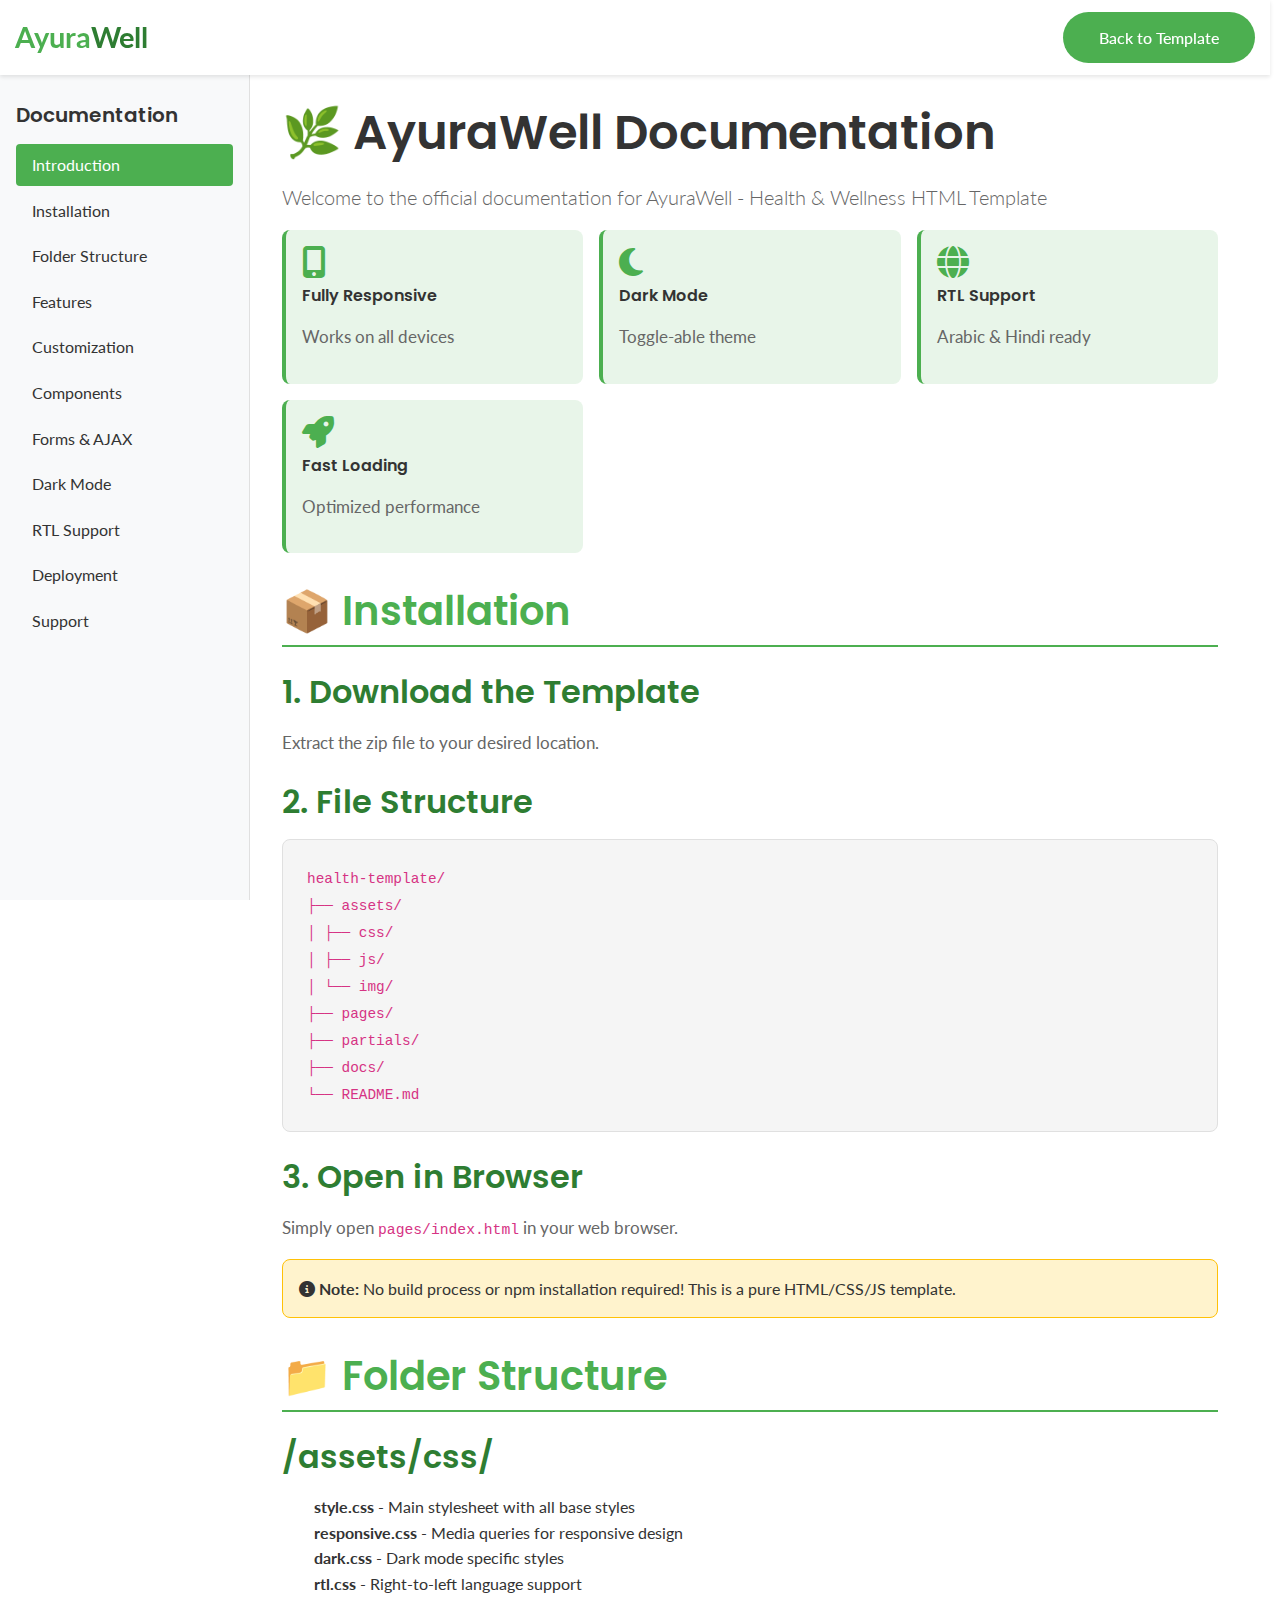
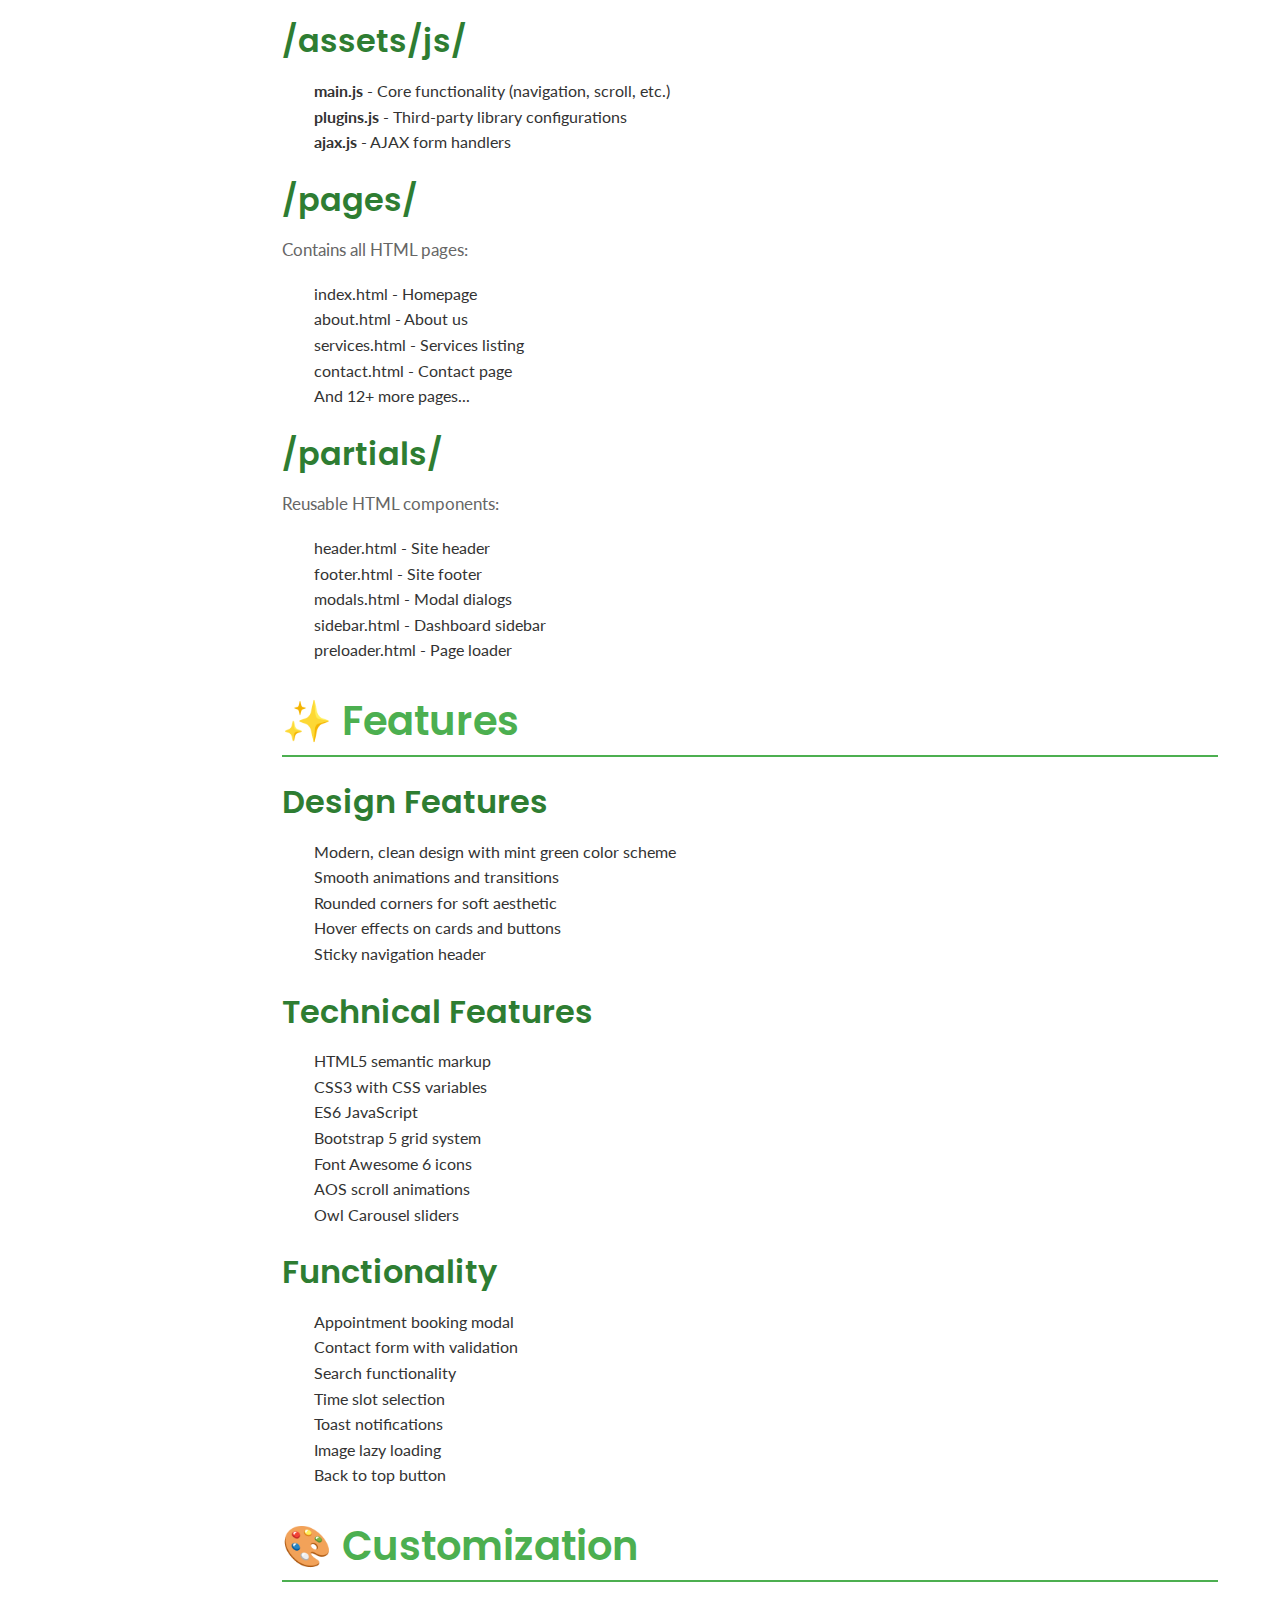
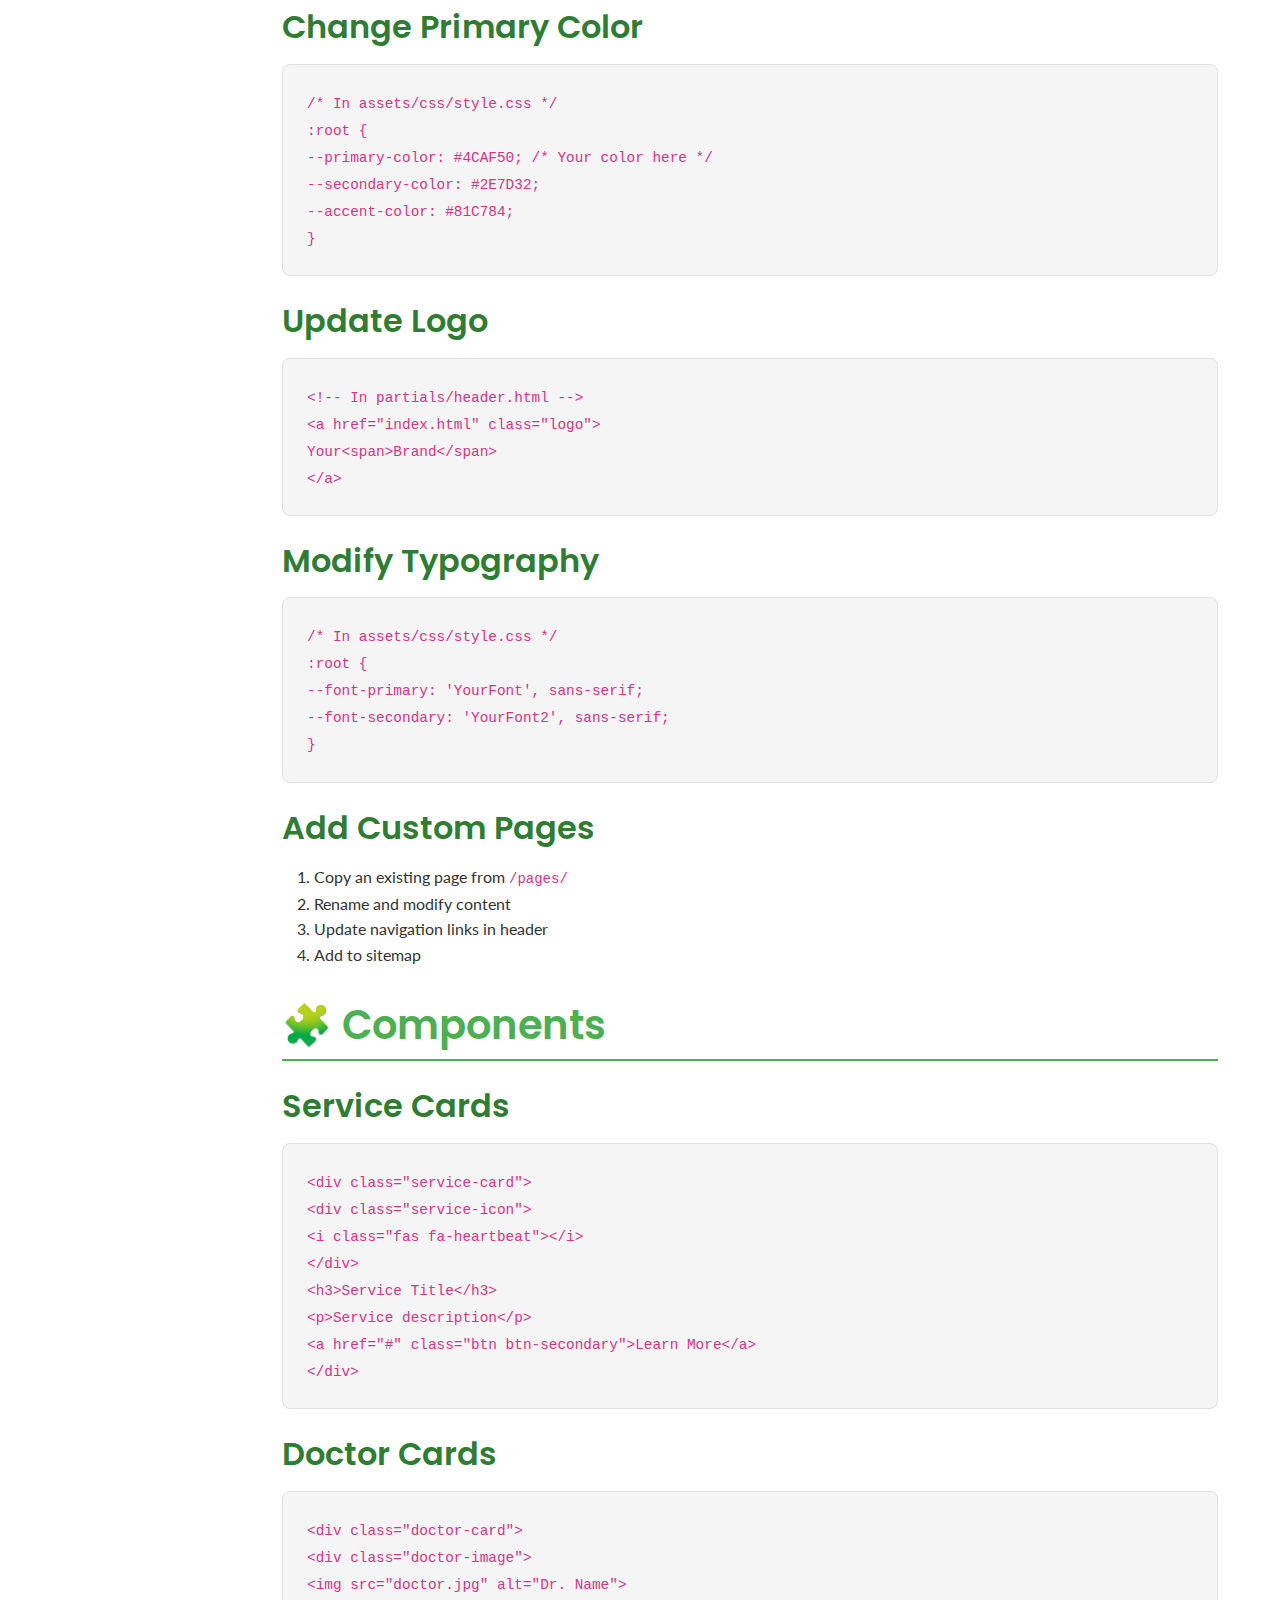
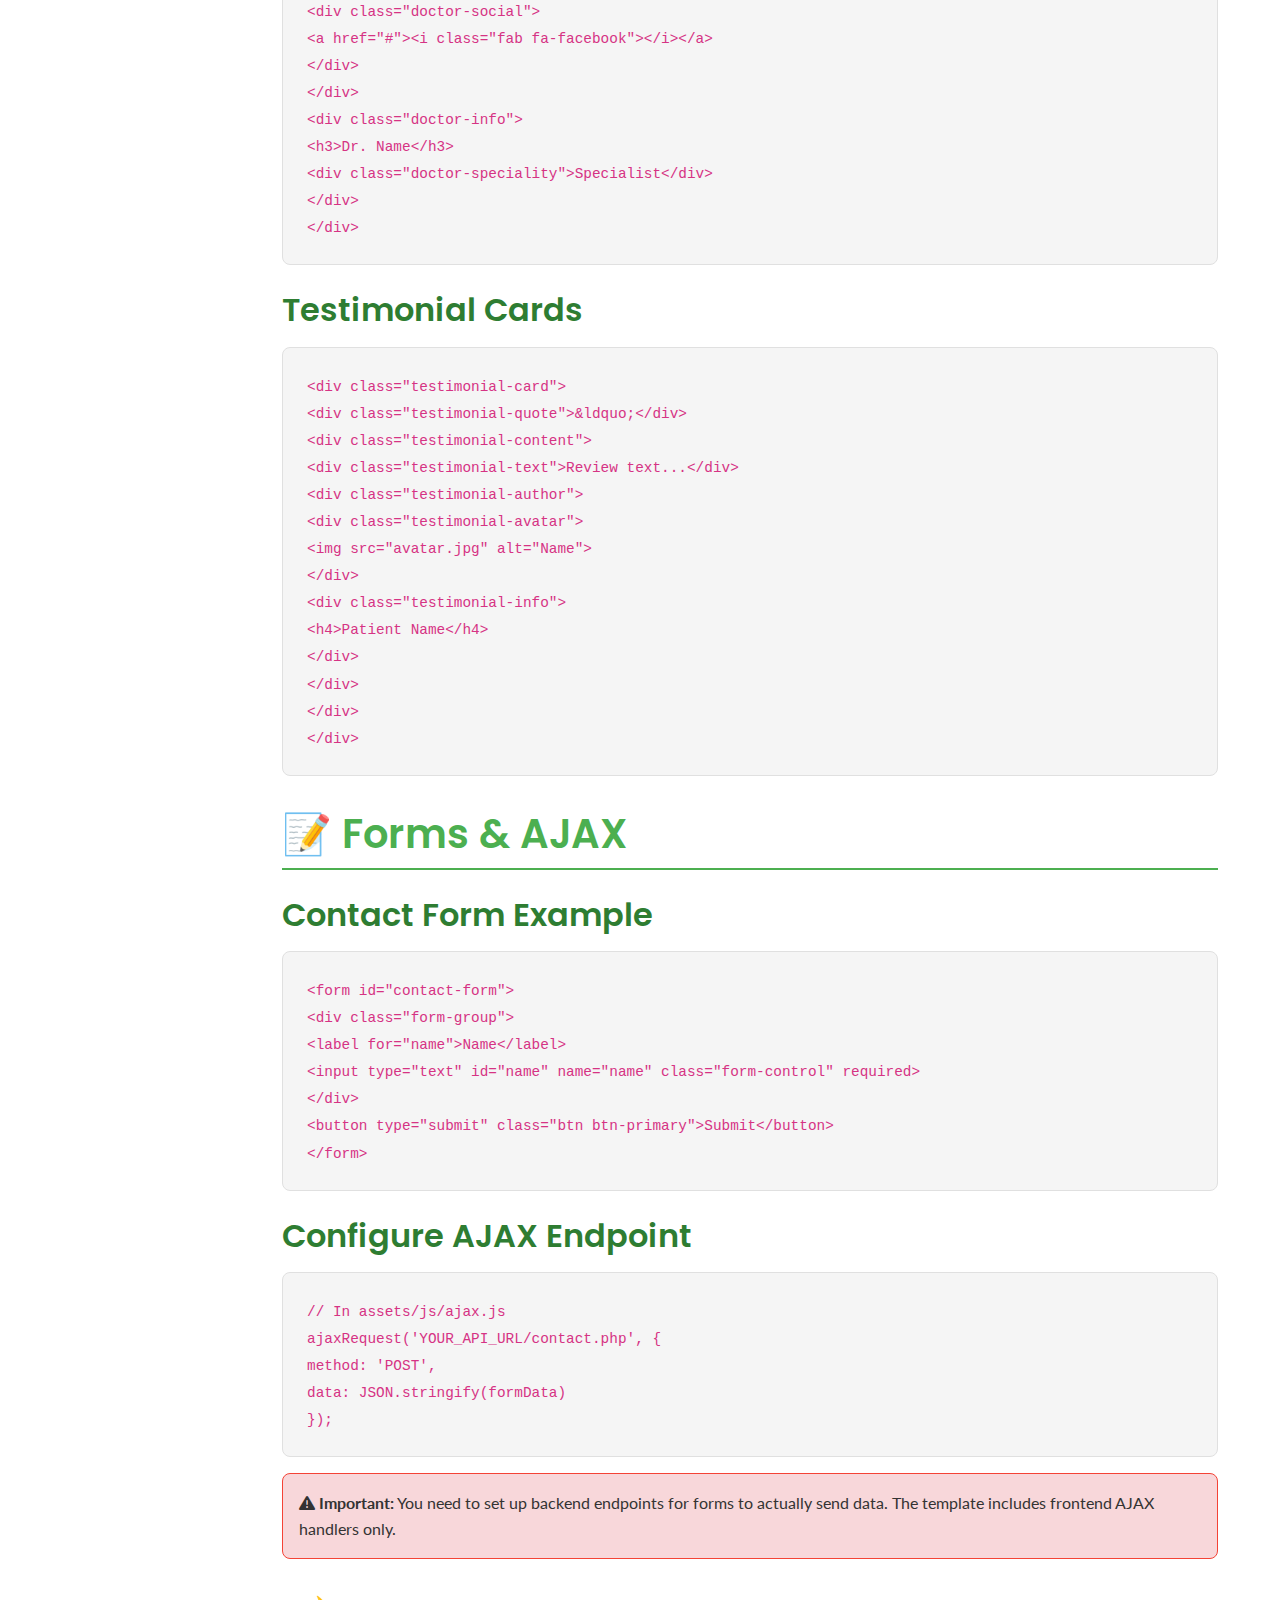
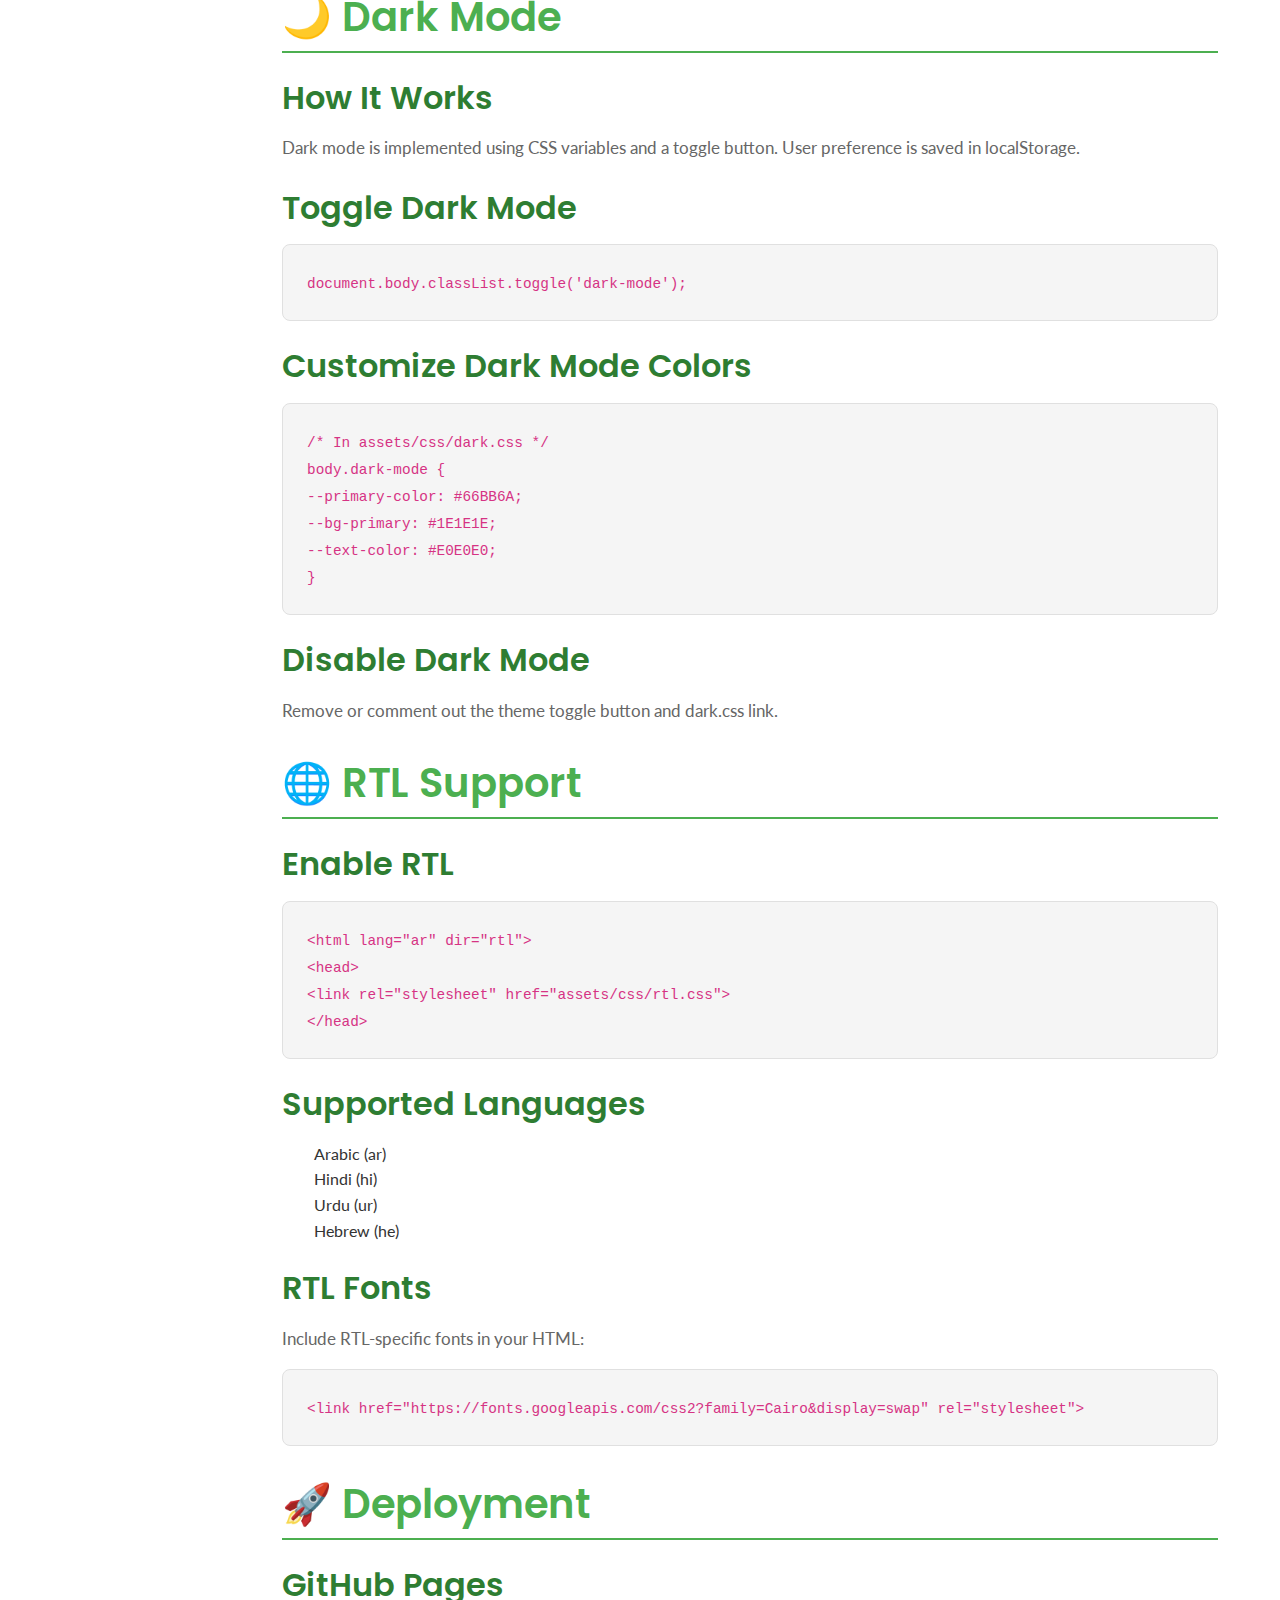
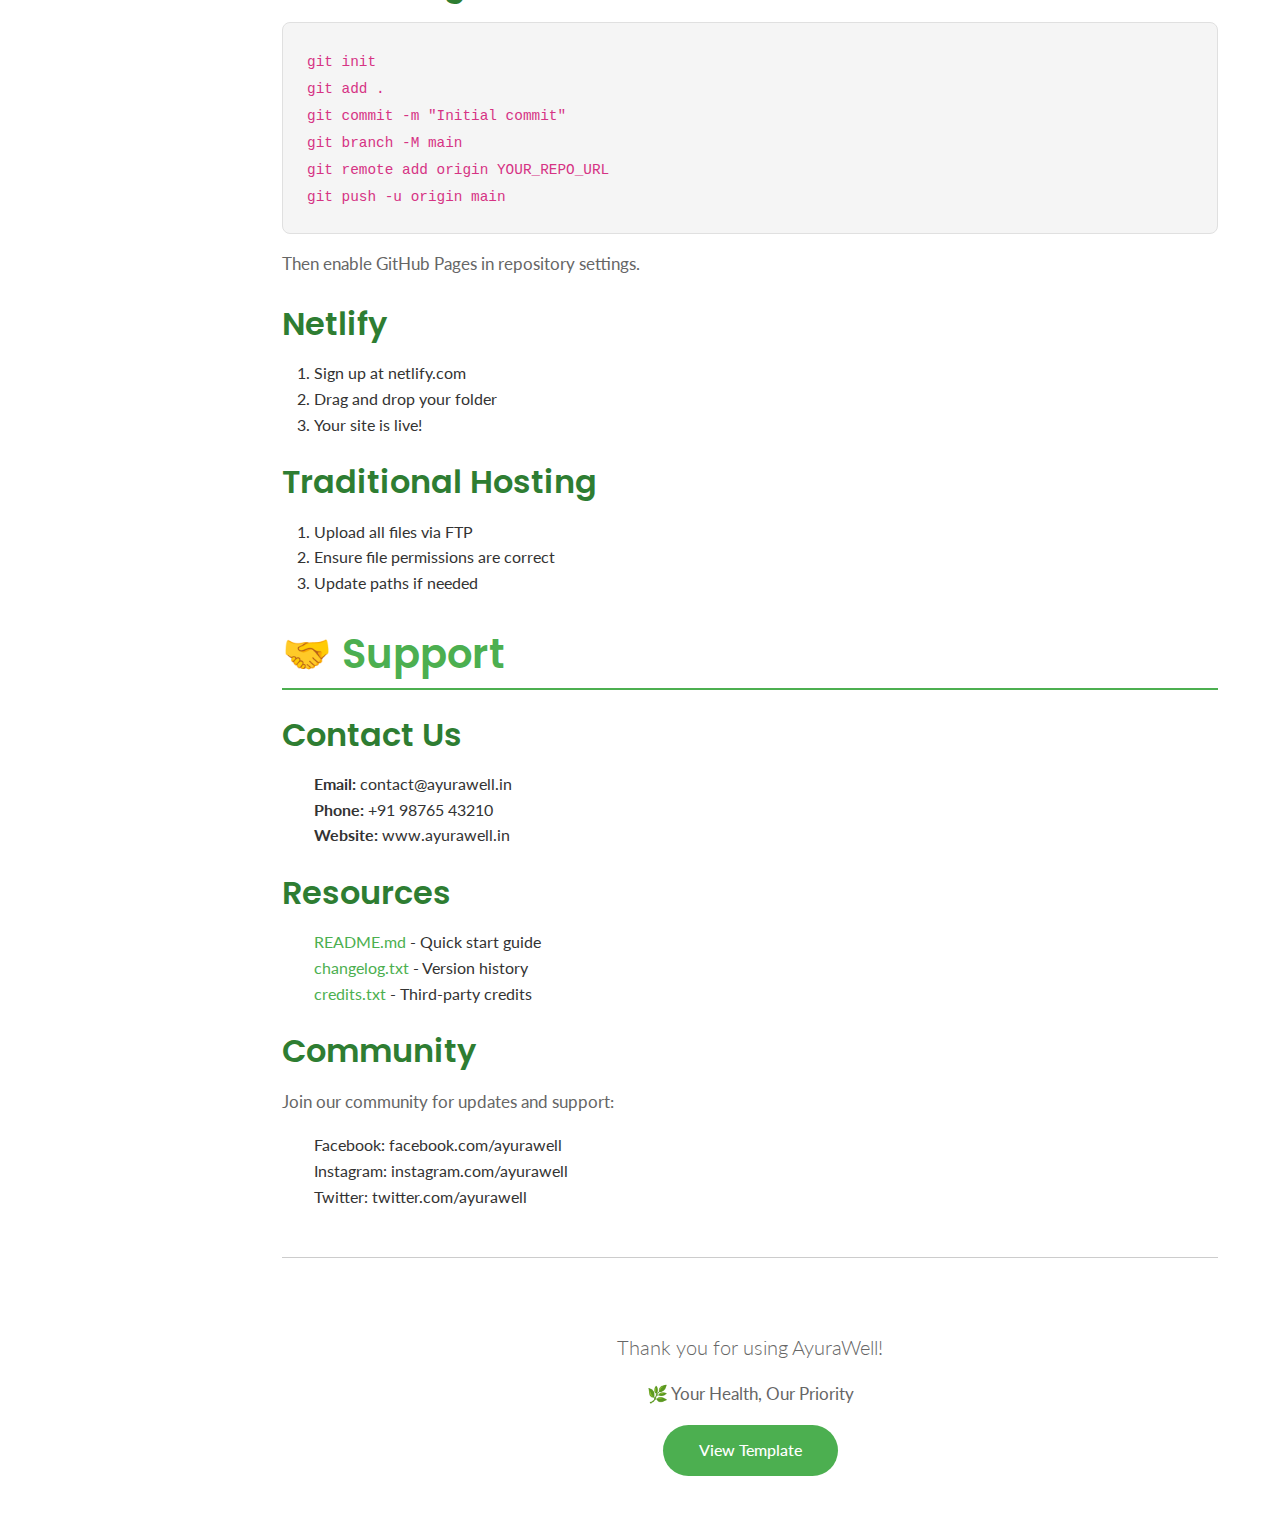
<file: docs/documentation.html>
<!DOCTYPE html>
<html lang="en">
<head>
  <meta charset="UTF-8">
  <meta name="viewport" content="width=device-width, initial-scale=1.0">
  <title>AyuraWell - Documentation</title>
  
  <!-- Google Fonts -->
  <link href="https://fonts.googleapis.com/css2?family=Poppins:wght@300;400;500;600;700&family=Lato:wght@300;400;700&display=swap" rel="stylesheet">
  
  <!-- Font Awesome -->
  <link rel="stylesheet" href="https://cdnjs.cloudflare.com/ajax/libs/font-awesome/6.4.0/css/all.min.css">
  
  <!-- Bootstrap CSS -->
  <link href="https://cdn.jsdelivr.net/npm/bootstrap@5.3.0/dist/css/bootstrap.min.css" rel="stylesheet">
  
  <!-- Custom CSS -->
  <link rel="stylesheet" href="../assets/css/style.css">
  
  <style>
    body {
      padding-top: 70px;
      font-family: 'Lato', sans-serif;
    }
    .doc-sidebar {
      position: fixed;
      top: 70px;
      left: 0;
      width: 250px;
      height: calc(100vh - 70px);
      background: #f8f9fa;
      padding: 2rem 1rem;
      overflow-y: auto;
      border-right: 1px solid #e0e0e0;
    }
    .doc-content {
      margin-left: 250px;
      padding: 2rem;
      max-width: 1000px;
    }
    .doc-sidebar a {
      display: block;
      padding: 0.5rem 1rem;
      color: #333;
      text-decoration: none;
      border-radius: 4px;
      margin-bottom: 0.25rem;
    }
    .doc-sidebar a:hover,
    .doc-sidebar a.active {
      background: #4CAF50;
      color: white;
    }
    .code-block {
      background: #f5f5f5;
      border: 1px solid #e0e0e0;
      border-radius: 8px;
      padding: 1.5rem;
      margin: 1rem 0;
      overflow-x: auto;
    }
    .code-block code {
      font-family: 'Courier New', monospace;
      font-size: 0.9rem;
    }
    h2 {
      color: #4CAF50;
      margin-top: 2rem;
      padding-bottom: 0.5rem;
      border-bottom: 2px solid #4CAF50;
    }
    h3 {
      color: #2E7D32;
      margin-top: 1.5rem;
    }
    .feature-grid {
      display: grid;
      grid-template-columns: repeat(auto-fit, minmax(250px, 1fr));
      gap: 1rem;
      margin: 1rem 0;
    }
    .feature-item {
      padding: 1rem;
      background: #E8F5E9;
      border-radius: 8px;
      border-left: 4px solid #4CAF50;
    }
    .note {
      background: #fff3cd;
      border: 1px solid #ffc107;
      border-radius: 8px;
      padding: 1rem;
      margin: 1rem 0;
    }
    .warning {
      background: #f8d7da;
      border: 1px solid #f44336;
      border-radius: 8px;
      padding: 1rem;
      margin: 1rem 0;
    }
    @media (max-width: 768px) {
      .doc-sidebar {
        position: static;
        width: 100%;
        height: auto;
        border-right: none;
        border-bottom: 1px solid #e0e0e0;
      }
      .doc-content {
        margin-left: 0;
      }
    }
  </style>
</head>
<body>

  <!-- Header -->
  <header class="header">
    <div class="container-fluid">
      <nav class="navbar">
        <a href="../pages/index.html" class="logo">Ayura<span>Well</span></a>
        <div>
          <a href="../pages/index.html" class="btn btn-primary btn-rounded">Back to Template</a>
        </div>
      </nav>
    </div>
  </header>

  <!-- Sidebar -->
  <aside class="doc-sidebar">
    <h5>Documentation</h5>
    <nav>
      <a href="#introduction" class="active">Introduction</a>
      <a href="#installation">Installation</a>
      <a href="#folder-structure">Folder Structure</a>
      <a href="#features">Features</a>
      <a href="#customization">Customization</a>
      <a href="#components">Components</a>
      <a href="#forms">Forms & AJAX</a>
      <a href="#dark-mode">Dark Mode</a>
      <a href="#rtl-support">RTL Support</a>
      <a href="#deployment">Deployment</a>
      <a href="#support">Support</a>
    </nav>
  </aside>

  <!-- Main Content -->
  <main class="doc-content">
    
    <!-- Introduction -->
    <section id="introduction">
      <h1>🌿 AyuraWell Documentation</h1>
      <p class="lead">Welcome to the official documentation for AyuraWell - Health & Wellness HTML Template</p>
      
      <div class="feature-grid">
        <div class="feature-item">
          <i class="fas fa-mobile-alt fa-2x mb-2" style="color: #4CAF50;"></i>
          <h6>Fully Responsive</h6>
          <p>Works on all devices</p>
        </div>
        <div class="feature-item">
          <i class="fas fa-moon fa-2x mb-2" style="color: #4CAF50;"></i>
          <h6>Dark Mode</h6>
          <p>Toggle-able theme</p>
        </div>
        <div class="feature-item">
          <i class="fas fa-globe fa-2x mb-2" style="color: #4CAF50;"></i>
          <h6>RTL Support</h6>
          <p>Arabic & Hindi ready</p>
        </div>
        <div class="feature-item">
          <i class="fas fa-rocket fa-2x mb-2" style="color: #4CAF50;"></i>
          <h6>Fast Loading</h6>
          <p>Optimized performance</p>
        </div>
      </div>
    </section>

    <!-- Installation -->
    <section id="installation">
      <h2>📦 Installation</h2>
      
      <h3>1. Download the Template</h3>
      <p>Extract the zip file to your desired location.</p>
      
      <h3>2. File Structure</h3>
      <div class="code-block">
        <code>
health-template/<br>
├── assets/<br>
│   ├── css/<br>
│   ├── js/<br>
│   └── img/<br>
├── pages/<br>
├── partials/<br>
├── docs/<br>
└── README.md
        </code>
      </div>

      <h3>3. Open in Browser</h3>
      <p>Simply open <code>pages/index.html</code> in your web browser.</p>

      <div class="note">
        <strong><i class="fas fa-info-circle"></i> Note:</strong> No build process or npm installation required! This is a pure HTML/CSS/JS template.
      </div>
    </section>

    <!-- Folder Structure -->
    <section id="folder-structure">
      <h2>📁 Folder Structure</h2>
      
      <h3>/assets/css/</h3>
      <ul>
        <li><strong>style.css</strong> - Main stylesheet with all base styles</li>
        <li><strong>responsive.css</strong> - Media queries for responsive design</li>
        <li><strong>dark.css</strong> - Dark mode specific styles</li>
        <li><strong>rtl.css</strong> - Right-to-left language support</li>
      </ul>

      <h3>/assets/js/</h3>
      <ul>
        <li><strong>main.js</strong> - Core functionality (navigation, scroll, etc.)</li>
        <li><strong>plugins.js</strong> - Third-party library configurations</li>
        <li><strong>ajax.js</strong> - AJAX form handlers</li>
      </ul>

      <h3>/pages/</h3>
      <p>Contains all HTML pages:</p>
      <ul>
        <li>index.html - Homepage</li>
        <li>about.html - About us</li>
        <li>services.html - Services listing</li>
        <li>contact.html - Contact page</li>
        <li>And 12+ more pages...</li>
      </ul>

      <h3>/partials/</h3>
      <p>Reusable HTML components:</p>
      <ul>
        <li>header.html - Site header</li>
        <li>footer.html - Site footer</li>
        <li>modals.html - Modal dialogs</li>
        <li>sidebar.html - Dashboard sidebar</li>
        <li>preloader.html - Page loader</li>
      </ul>
    </section>

    <!-- Features -->
    <section id="features">
      <h2>✨ Features</h2>
      
      <h3>Design Features</h3>
      <ul>
        <li>Modern, clean design with mint green color scheme</li>
        <li>Smooth animations and transitions</li>
        <li>Rounded corners for soft aesthetic</li>
        <li>Hover effects on cards and buttons</li>
        <li>Sticky navigation header</li>
      </ul>

      <h3>Technical Features</h3>
      <ul>
        <li>HTML5 semantic markup</li>
        <li>CSS3 with CSS variables</li>
        <li>ES6 JavaScript</li>
        <li>Bootstrap 5 grid system</li>
        <li>Font Awesome 6 icons</li>
        <li>AOS scroll animations</li>
        <li>Owl Carousel sliders</li>
      </ul>

      <h3>Functionality</h3>
      <ul>
        <li>Appointment booking modal</li>
        <li>Contact form with validation</li>
        <li>Search functionality</li>
        <li>Time slot selection</li>
        <li>Toast notifications</li>
        <li>Image lazy loading</li>
        <li>Back to top button</li>
      </ul>
    </section>

    <!-- Customization -->
    <section id="customization">
      <h2>🎨 Customization</h2>
      
      <h3>Change Primary Color</h3>
      <div class="code-block">
        <code>
/* In assets/css/style.css */<br>
:root {<br>
  --primary-color: #4CAF50; /* Your color here */<br>
  --secondary-color: #2E7D32;<br>
  --accent-color: #81C784;<br>
}
        </code>
      </div>

      <h3>Update Logo</h3>
      <div class="code-block">
        <code>
&lt;!-- In partials/header.html --&gt;<br>
&lt;a href="index.html" class="logo"&gt;<br>
  Your&lt;span&gt;Brand&lt;/span&gt;<br>
&lt;/a&gt;
        </code>
      </div>

      <h3>Modify Typography</h3>
      <div class="code-block">
        <code>
/* In assets/css/style.css */<br>
:root {<br>
  --font-primary: 'YourFont', sans-serif;<br>
  --font-secondary: 'YourFont2', sans-serif;<br>
}
        </code>
      </div>

      <h3>Add Custom Pages</h3>
      <ol>
        <li>Copy an existing page from <code>/pages/</code></li>
        <li>Rename and modify content</li>
        <li>Update navigation links in header</li>
        <li>Add to sitemap</li>
      </ol>
    </section>

    <!-- Components -->
    <section id="components">
      <h2>🧩 Components</h2>
      
      <h3>Service Cards</h3>
      <div class="code-block">
        <code>
&lt;div class="service-card"&gt;<br>
  &lt;div class="service-icon"&gt;<br>
    &lt;i class="fas fa-heartbeat"&gt;&lt;/i&gt;<br>
  &lt;/div&gt;<br>
  &lt;h3&gt;Service Title&lt;/h3&gt;<br>
  &lt;p&gt;Service description&lt;/p&gt;<br>
  &lt;a href="#" class="btn btn-secondary"&gt;Learn More&lt;/a&gt;<br>
&lt;/div&gt;
        </code>
      </div>

      <h3>Doctor Cards</h3>
      <div class="code-block">
        <code>
&lt;div class="doctor-card"&gt;<br>
  &lt;div class="doctor-image"&gt;<br>
    &lt;img src="doctor.jpg" alt="Dr. Name"&gt;<br>
    &lt;div class="doctor-social"&gt;<br>
      &lt;a href="#"&gt;&lt;i class="fab fa-facebook"&gt;&lt;/i&gt;&lt;/a&gt;<br>
    &lt;/div&gt;<br>
  &lt;/div&gt;<br>
  &lt;div class="doctor-info"&gt;<br>
    &lt;h3&gt;Dr. Name&lt;/h3&gt;<br>
    &lt;div class="doctor-speciality"&gt;Specialist&lt;/div&gt;<br>
  &lt;/div&gt;<br>
&lt;/div&gt;
        </code>
      </div>

      <h3>Testimonial Cards</h3>
      <div class="code-block">
        <code>
&lt;div class="testimonial-card"&gt;<br>
  &lt;div class="testimonial-quote"&gt;&amp;ldquo;&lt;/div&gt;<br>
  &lt;div class="testimonial-content"&gt;<br>
    &lt;div class="testimonial-text"&gt;Review text...&lt;/div&gt;<br>
    &lt;div class="testimonial-author"&gt;<br>
      &lt;div class="testimonial-avatar"&gt;<br>
        &lt;img src="avatar.jpg" alt="Name"&gt;<br>
      &lt;/div&gt;<br>
      &lt;div class="testimonial-info"&gt;<br>
        &lt;h4&gt;Patient Name&lt;/h4&gt;<br>
      &lt;/div&gt;<br>
    &lt;/div&gt;<br>
  &lt;/div&gt;<br>
&lt;/div&gt;
        </code>
      </div>
    </section>

    <!-- Forms -->
    <section id="forms">
      <h2>📝 Forms & AJAX</h2>
      
      <h3>Contact Form Example</h3>
      <div class="code-block">
        <code>
&lt;form id="contact-form"&gt;<br>
  &lt;div class="form-group"&gt;<br>
    &lt;label for="name"&gt;Name&lt;/label&gt;<br>
    &lt;input type="text" id="name" name="name" class="form-control" required&gt;<br>
  &lt;/div&gt;<br>
  &lt;button type="submit" class="btn btn-primary"&gt;Submit&lt;/button&gt;<br>
&lt;/form&gt;
        </code>
      </div>

      <h3>Configure AJAX Endpoint</h3>
      <div class="code-block">
        <code>
// In assets/js/ajax.js<br>
ajaxRequest('YOUR_API_URL/contact.php', {<br>
  method: 'POST',<br>
  data: JSON.stringify(formData)<br>
});
        </code>
      </div>

      <div class="warning">
        <strong><i class="fas fa-exclamation-triangle"></i> Important:</strong> You need to set up backend endpoints for forms to actually send data. The template includes frontend AJAX handlers only.
      </div>
    </section>

    <!-- Dark Mode -->
    <section id="dark-mode">
      <h2>🌙 Dark Mode</h2>
      
      <h3>How It Works</h3>
      <p>Dark mode is implemented using CSS variables and a toggle button. User preference is saved in localStorage.</p>
      
      <h3>Toggle Dark Mode</h3>
      <div class="code-block">
        <code>
document.body.classList.toggle('dark-mode');
        </code>
      </div>

      <h3>Customize Dark Mode Colors</h3>
      <div class="code-block">
        <code>
/* In assets/css/dark.css */<br>
body.dark-mode {<br>
  --primary-color: #66BB6A;<br>
  --bg-primary: #1E1E1E;<br>
  --text-color: #E0E0E0;<br>
}
        </code>
      </div>

      <h3>Disable Dark Mode</h3>
      <p>Remove or comment out the theme toggle button and dark.css link.</p>
    </section>

    <!-- RTL Support -->
    <section id="rtl-support">
      <h2>🌐 RTL Support</h2>
      
      <h3>Enable RTL</h3>
      <div class="code-block">
        <code>
&lt;html lang="ar" dir="rtl"&gt;<br>
&lt;head&gt;<br>
  &lt;link rel="stylesheet" href="assets/css/rtl.css"&gt;<br>
&lt;/head&gt;
        </code>
      </div>

      <h3>Supported Languages</h3>
      <ul>
        <li>Arabic (ar)</li>
        <li>Hindi (hi)</li>
        <li>Urdu (ur)</li>
        <li>Hebrew (he)</li>
      </ul>

      <h3>RTL Fonts</h3>
      <p>Include RTL-specific fonts in your HTML:</p>
      <div class="code-block">
        <code>
&lt;link href="https://fonts.googleapis.com/css2?family=Cairo&display=swap" rel="stylesheet"&gt;
        </code>
      </div>
    </section>

    <!-- Deployment -->
    <section id="deployment">
      <h2>🚀 Deployment</h2>
      
      <h3>GitHub Pages</h3>
      <div class="code-block">
        <code>
git init<br>
git add .<br>
git commit -m "Initial commit"<br>
git branch -M main<br>
git remote add origin YOUR_REPO_URL<br>
git push -u origin main
        </code>
      </div>
      <p>Then enable GitHub Pages in repository settings.</p>

      <h3>Netlify</h3>
      <ol>
        <li>Sign up at netlify.com</li>
        <li>Drag and drop your folder</li>
        <li>Your site is live!</li>
      </ol>

      <h3>Traditional Hosting</h3>
      <ol>
        <li>Upload all files via FTP</li>
        <li>Ensure file permissions are correct</li>
        <li>Update paths if needed</li>
      </ol>
    </section>

    <!-- Support -->
    <section id="support">
      <h2>🤝 Support</h2>
      
      <h3>Contact Us</h3>
      <ul>
        <li><strong>Email:</strong> contact@ayurawell.in</li>
        <li><strong>Phone:</strong> +91 98765 43210</li>
        <li><strong>Website:</strong> www.ayurawell.in</li>
      </ul>

      <h3>Resources</h3>
      <ul>
        <li><a href="../README.md">README.md</a> - Quick start guide</li>
        <li><a href="changelog.txt">changelog.txt</a> - Version history</li>
        <li><a href="credits.txt">credits.txt</a> - Third-party credits</li>
      </ul>

      <h3>Community</h3>
      <p>Join our community for updates and support:</p>
      <ul>
        <li>Facebook: facebook.com/ayurawell</li>
        <li>Instagram: instagram.com/ayurawell</li>
        <li>Twitter: twitter.com/ayurawell</li>
      </ul>
    </section>

    <hr class="my-5">
    
    <div class="text-center py-4">
      <p class="lead">Thank you for using AyuraWell!</p>
      <p>🌿 Your Health, Our Priority</p>
      <a href="../pages/index.html" class="btn btn-primary btn-rounded">View Template</a>
    </div>

  </main>

  <!-- Scripts -->
  <script src="https://cdn.jsdelivr.net/npm/bootstrap@5.3.0/dist/js/bootstrap.bundle.min.js"></script>
  <script>
    // Smooth scroll for sidebar links
    document.querySelectorAll('.doc-sidebar a').forEach(link => {
      link.addEventListener('click', function(e) {
        e.preventDefault();
        
        // Update active state
        document.querySelectorAll('.doc-sidebar a').forEach(l => l.classList.remove('active'));
        this.classList.add('active');
        
        // Smooth scroll
        const target = document.querySelector(this.getAttribute('href'));
        if (target) {
          target.scrollIntoView({ behavior: 'smooth', block: 'start' });
        }
      });
    });
  </script>
  
</body>
</html>
</file>
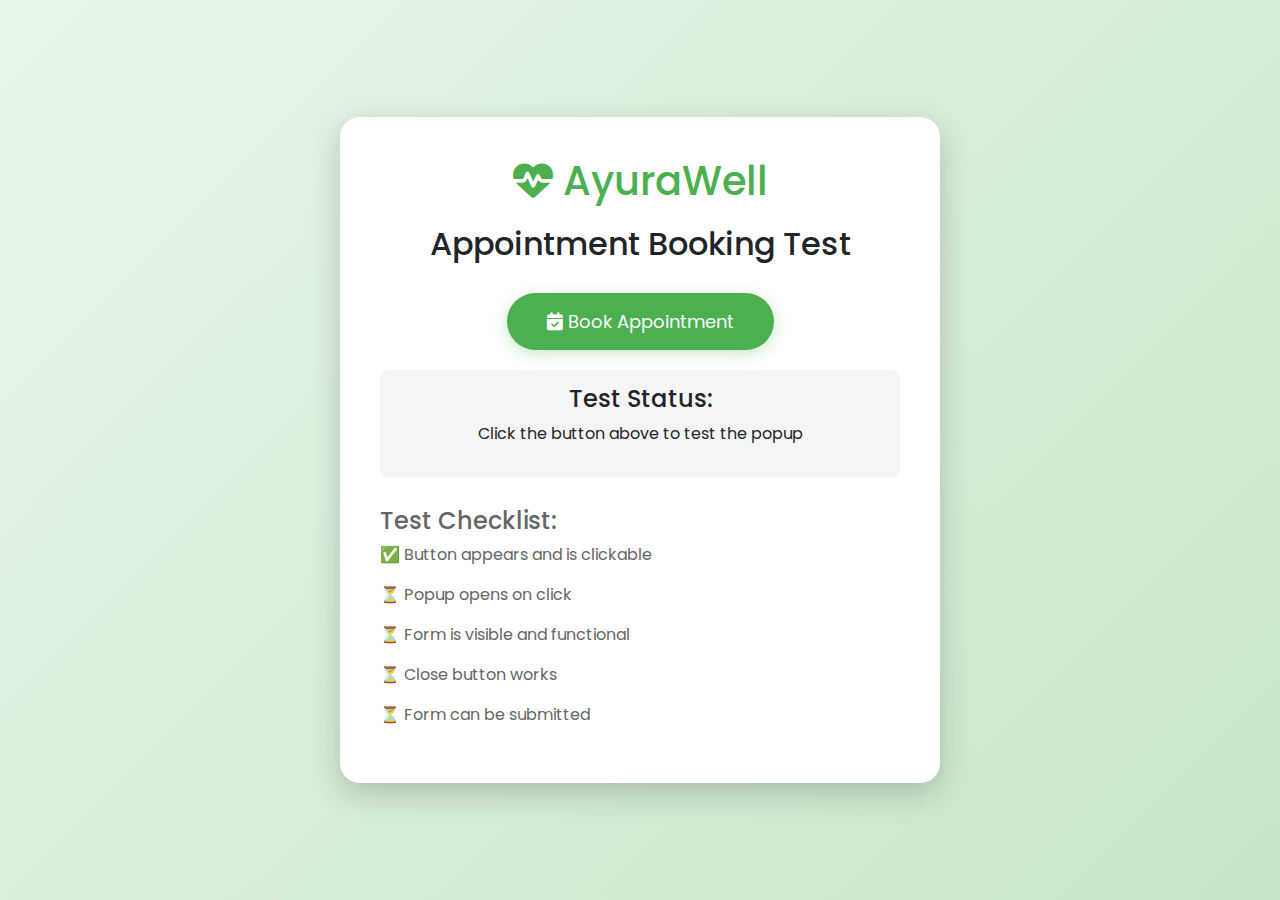
<file: pages/appointment-test.html>
<!DOCTYPE html>
<html lang="en">
<head>
  <meta charset="UTF-8">
  <meta name="viewport" content="width=device-width, initial-scale=1.0">
  <title>Appointment Booking Test - AyuraWell</title>
  <link href="https://fonts.googleapis.com/css2?family=Poppins:wght@300;400;500;600;700&display=swap" rel="stylesheet">
  <link rel="stylesheet" href="https://cdnjs.cloudflare.com/ajax/libs/font-awesome/6.4.0/css/all.min.css">
  <link href="https://cdn.jsdelivr.net/npm/bootstrap@5.3.0/dist/css/bootstrap.min.css" rel="stylesheet">
  
  <style>
    :root {
      --primary: #4CAF50;
      --secondary: #2E7D32;
    }
    body {
      font-family: 'Poppins', sans-serif;
      background: linear-gradient(135deg, #E8F5E9 0%, #C8E6C9 100%);
      min-height: 100vh;
      display: flex;
      align-items: center;
      justify-content: center;
      padding: 20px;
    }
    .test-container {
      background: white;
      padding: 40px;
      border-radius: 20px;
      box-shadow: 0 10px 30px rgba(0,0,0,0.2);
      max-width: 600px;
      width: 100%;
      text-align: center;
    }
    .test-btn {
      background: var(--primary);
      color: white;
      border: none;
      padding: 15px 40px;
      font-size: 18px;
      border-radius: 50px;
      cursor: pointer;
      transition: all 0.3s;
      box-shadow: 0 4px 15px rgba(76, 175, 80, 0.3);
    }
    .test-btn:hover {
      background: var(--secondary);
      transform: translateY(-2px);
      box-shadow: 0 6px 20px rgba(76, 175, 80, 0.4);
    }
    .popup {
      display: none;
      position: fixed;
      top: 0;
      left: 0;
      width: 100%;
      height: 100%;
      background: rgba(0, 0, 0, 0.8);
      z-index: 9999;
      animation: fadeIn 0.3s;
    }
    .popup.show {
      display: flex;
      align-items: center;
      justify-content: center;
    }
    .popup-content {
      background: white;
      padding: 30px;
      border-radius: 15px;
      width: 90%;
      max-width: 500px;
      max-height: 90vh;
      overflow-y: auto;
      position: relative;
      animation: slideUp 0.3s;
    }
    .close-btn {
      position: absolute;
      top: 15px;
      right: 20px;
      font-size: 30px;
      background: none;
      border: none;
      cursor: pointer;
      color: #999;
      line-height: 1;
    }
    .close-btn:hover {
      color: #f44336;
    }
    .form-group {
      margin-bottom: 20px;
      text-align: left;
    }
    .form-group label {
      display: block;
      margin-bottom: 8px;
      font-weight: 500;
      color: #333;
    }
    .form-control {
      width: 100%;
      padding: 12px 15px;
      border: 2px solid #e0e0e0;
      border-radius: 8px;
      font-size: 16px;
      transition: border 0.3s;
    }
    .form-control:focus {
      outline: none;
      border-color: var(--primary);
    }
    .submit-btn {
      width: 100%;
      background: var(--primary);
      color: white;
      border: none;
      padding: 15px;
      font-size: 16px;
      border-radius: 8px;
      cursor: pointer;
      transition: all 0.3s;
    }
    .submit-btn:hover {
      background: var(--secondary);
    }
    .success-msg {
      display: none;
      background: #d4edda;
      color: #155724;
      padding: 15px;
      border-radius: 8px;
      margin-top: 20px;
    }
    @keyframes fadeIn {
      from { opacity: 0; }
      to { opacity: 1; }
    }
    @keyframes slideUp {
      from { transform: translateY(50px); opacity: 0; }
      to { transform: translateY(0); opacity: 1; }
    }
    .status {
      margin-top: 20px;
      padding: 15px;
      border-radius: 8px;
      background: #f5f5f5;
    }
  </style>
</head>
<body>

  <div class="test-container">
    <h1 style="color: var(--primary); margin-bottom: 20px;">
      <i class="fas fa-heartbeat"></i> AyuraWell
    </h1>
    <h2 style="margin-bottom: 30px;">Appointment Booking Test</h2>
    
    <button class="test-btn" onclick="openPopup()">
      <i class="fas fa-calendar-check"></i> Book Appointment
    </button>

    <div class="status">
      <h4>Test Status:</h4>
      <p id="status-text">Click the button above to test the popup</p>
    </div>

    <div style="margin-top: 30px; text-align: left; color: #666;">
      <h4>Test Checklist:</h4>
      <p>✅ Button appears and is clickable</p>
      <p id="check1">⏳ Popup opens on click</p>
      <p id="check2">⏳ Form is visible and functional</p>
      <p id="check3">⏳ Close button works</p>
      <p id="check4">⏳ Form can be submitted</p>
    </div>
  </div>

  <!-- Appointment Popup -->
  <div id="appointmentPopup" class="popup" onclick="closePopup(event)">
    <div class="popup-content" onclick="event.stopPropagation()">
      <button class="close-btn" onclick="closePopup()">&times;</button>
      
      <h3 style="color: var(--primary); margin-bottom: 25px;">
        <i class="fas fa-calendar-alt"></i> Book Your Appointment
      </h3>

      <form id="appointmentForm" onsubmit="submitForm(event)">
        <div class="form-group">
          <label for="name">Full Name *</label>
          <input type="text" id="name" class="form-control" placeholder="Enter your name" required>
        </div>

        <div class="form-group">
          <label for="email">Email *</label>
          <input type="email" id="email" class="form-control" placeholder="your@email.com" required>
        </div>

        <div class="form-group">
          <label for="phone">Phone Number *</label>
          <input type="tel" id="phone" class="form-control" placeholder="+91 98765 43210" required>
        </div>

        <div class="form-group">
          <label for="doctor">Select Doctor *</label>
          <select id="doctor" class="form-control" required>
            <option value="">Choose a doctor</option>
            <option value="dr-meera">Dr. Meera Sharma - Ayurvedic Specialist</option>
            <option value="dr-raj">Dr. Raj Patel - Physiotherapist</option>
            <option value="dr-priya">Dr. Priya Kumar - Yoga Therapist</option>
            <option value="dr-amit">Dr. Amit Singh - Nutritionist</option>
          </select>
        </div>

        <div class="form-group">
          <label for="date">Preferred Date *</label>
          <input type="date" id="date" class="form-control" required>
        </div>

        <div class="form-group">
          <label for="time">Preferred Time *</label>
          <select id="time" class="form-control" required>
            <option value="">Select time</option>
            <option value="09:00">09:00 AM</option>
            <option value="10:00">10:00 AM</option>
            <option value="11:00">11:00 AM</option>
            <option value="14:00">02:00 PM</option>
            <option value="15:00">03:00 PM</option>
            <option value="16:00">04:00 PM</option>
            <option value="17:00">05:00 PM</option>
          </select>
        </div>

        <div class="form-group">
          <label for="reason">Reason for Visit</label>
          <textarea id="reason" class="form-control" rows="3" placeholder="Brief description of your concern"></textarea>
        </div>

        <button type="submit" class="submit-btn">
          <i class="fas fa-paper-plane"></i> Submit Appointment
        </button>
      </form>

      <div class="success-msg" id="successMsg">
        <strong>✅ Success!</strong> Your appointment has been booked successfully!
      </div>
    </div>
  </div>

  <script>
    // Set minimum date to today
    document.getElementById('date').min = new Date().toISOString().split('T')[0];

    function openPopup() {
      document.getElementById('appointmentPopup').classList.add('show');
      document.getElementById('status-text').innerHTML = '<strong style="color: green;">✅ Popup opened successfully!</strong>';
      document.getElementById('check1').innerHTML = '✅ Popup opens on click';
      document.getElementById('check2').innerHTML = '✅ Form is visible and functional';
      console.log('✅ Popup opened');
    }

    function closePopup(event) {
      if (!event || event.target.id === 'appointmentPopup' || event.type === 'click') {
        document.getElementById('appointmentPopup').classList.remove('show');
        document.getElementById('check3').innerHTML = '✅ Close button works';
        console.log('✅ Popup closed');
      }
    }

    function submitForm(event) {
      event.preventDefault();
      
      // Get form data
      const formData = {
        name: document.getElementById('name').value,
        email: document.getElementById('email').value,
        phone: document.getElementById('phone').value,
        doctor: document.getElementById('doctor').value,
        date: document.getElementById('date').value,
        time: document.getElementById('time').value,
        reason: document.getElementById('reason').value
      };

      console.log('📋 Form Data:', formData);

      // Show success message
      document.getElementById('successMsg').style.display = 'block';
      document.getElementById('status-text').innerHTML = '<strong style="color: green;">✅ Form submitted successfully!</strong><br>Check browser console (F12) to see the data.';
      document.getElementById('check4').innerHTML = '✅ Form can be submitted';

      // Hide form
      document.getElementById('appointmentForm').style.display = 'none';

      // Reset after 3 seconds
      setTimeout(() => {
        closePopup();
        document.getElementById('appointmentForm').style.display = 'block';
        document.getElementById('appointmentForm').reset();
        document.getElementById('successMsg').style.display = 'none';
      }, 3000);

      console.log('✅ All tests passed!');
    }

    // Close on ESC key
    document.addEventListener('keydown', function(e) {
      if (e.key === 'Escape') {
        closePopup({ target: { id: 'appointmentPopup' }});
      }
    });

    console.log('🌿 AyuraWell Appointment Booking Test Ready!');
    console.log('Click the "Book Appointment" button to test the popup.');
  </script>

</body>
</html>
</file>
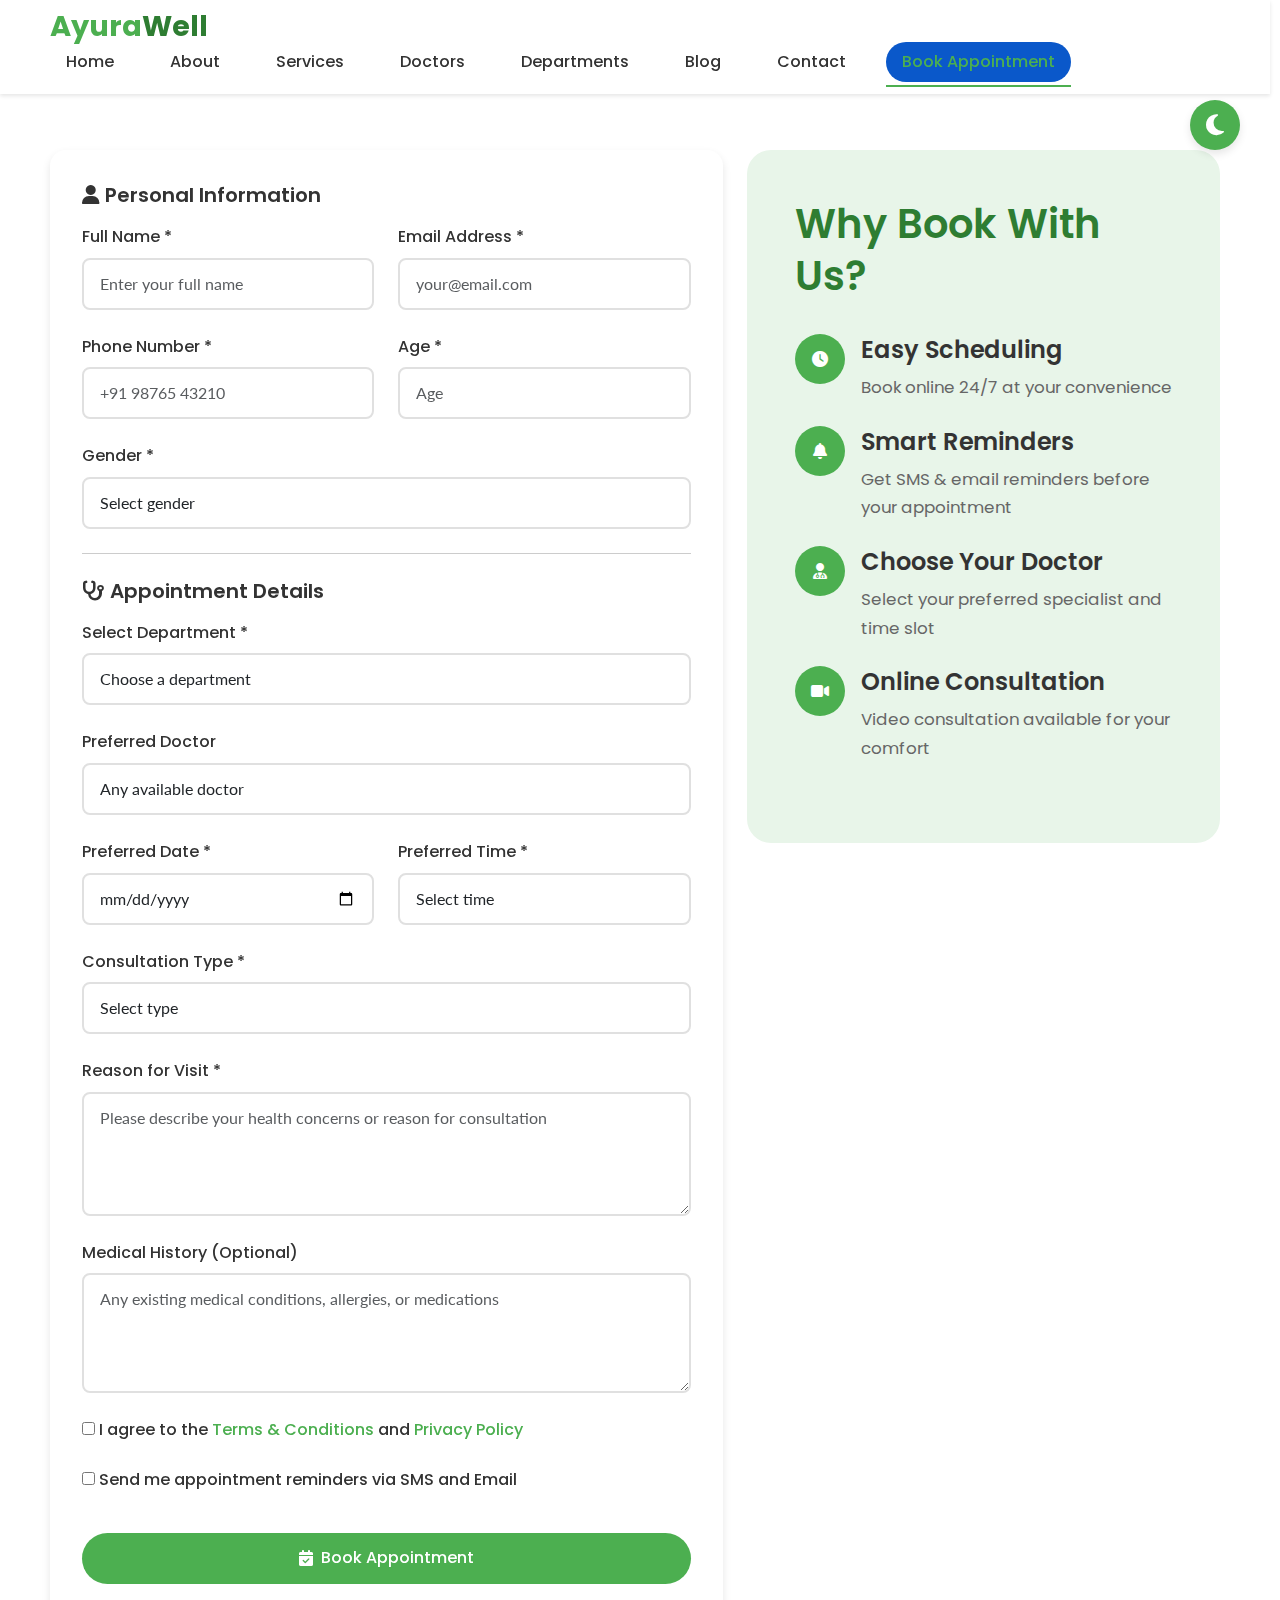
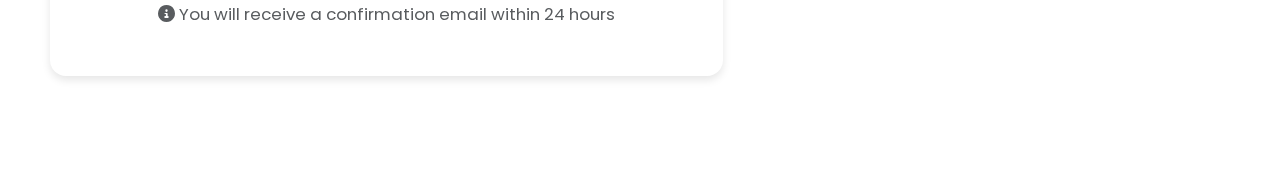
<file: pages/appointments.html>
<!DOCTYPE html>
<html lang="en">
<head>
  <meta charset="UTF-8">
  <meta name="viewport" content="width=device-width, initial-scale=1.0">
  <meta name="description" content="Book an appointment at AyuraWell - Easy online booking for Ayurveda, Yoga, Physiotherapy and wellness consultations.">
  <title>Book Appointment - AyuraWell Health & Wellness Center</title>
  
  <link rel="icon" type="image/png" href="data:image/svg+xml,<svg xmlns='http://www.w3.org/2000/svg' viewBox='0 0 100 100'><text y='.9em' font-size='90'>🌿</text></svg>">
  <link href="https://fonts.googleapis.com/css2?family=Poppins:wght@300;400;500;600;700&family=Lato:wght@300;400;700&display=swap" rel="stylesheet">
  <link rel="stylesheet" href="https://cdnjs.cloudflare.com/ajax/libs/font-awesome/6.4.0/css/all.min.css">
  <link href="https://cdn.jsdelivr.net/npm/bootstrap@5.3.0/dist/css/bootstrap.min.css" rel="stylesheet">
  <link href="https://unpkg.com/aos@2.3.1/dist/aos.css" rel="stylesheet">
  <link rel="stylesheet" href="../assets/css/style.css">
  <link rel="stylesheet" href="../assets/css/responsive.css">
  <link rel="stylesheet" href="../assets/css/dark.css">
</head>
<body>

  <div class="preloader"><div class="spinner"></div></div>

  <header class="header">
    <div class="container">
      <nav class="navbar">
        <a href="index.html" class="logo">Ayura<span>Well</span></a>
        <ul class="nav-menu">
          <li><a href="index.html">Home</a></li>
          <li><a href="about.html">About</a></li>
          <li><a href="services.html">Services</a></li>
          <li><a href="doctors.html">Doctors</a></li>
          <li><a href="departments.html">Departments</a></li>
          <li><a href="blog.html">Blog</a></li>
          <li><a href="contact.html">Contact</a></li>
          <li><a href="appointments.html" class="btn btn-primary btn-rounded active">Book Appointment</a></li>
        </ul>
        <div class="nav-toggle"><span></span><span></span><span></span></div>
      </nav>
    </div>
  </header>

  <button class="theme-toggle" aria-label="Toggle Dark Mode"><i class="fas fa-moon"></i></button>

  <section class="section" style="padding-top: 150px; min-height: 80vh; display: flex; align-items: center;">
    <div class="container">
      <div class="row align-items-start">
        <div class="col-lg-7">
          <div class="contact-form" data-aos="fade-up">
            <form id="appointment-form" class="needs-validation" novalidate>
              
              <h5 class="mb-3"><i class="fas fa-user"></i> Personal Information</h5>
              <div class="row">
                <div class="col-md-6">
                  <div class="form-group">
                    <label for="patient-name">Full Name *</label>
                    <input type="text" id="patient-name" name="name" class="form-control" placeholder="Enter your full name" required>
                  </div>
                </div>
                <div class="col-md-6">
                  <div class="form-group">
                    <label for="patient-email">Email Address *</label>
                    <input type="email" id="patient-email" name="email" class="form-control" placeholder="your@email.com" required>
                  </div>
                </div>
              </div>

              <div class="row">
                <div class="col-md-6">
                  <div class="form-group">
                    <label for="patient-phone">Phone Number *</label>
                    <input type="tel" id="patient-phone" name="phone" class="form-control" placeholder="+91 98765 43210" required>
                  </div>
                </div>
                <div class="col-md-6">
                  <div class="form-group">
                    <label for="patient-age">Age *</label>
                    <input type="number" id="patient-age" name="age" class="form-control" placeholder="Age" min="1" max="120" required>
                  </div>
                </div>
              </div>

              <div class="form-group">
                <label for="patient-gender">Gender *</label>
                <select id="patient-gender" name="gender" class="form-control" required>
                  <option value="">Select gender</option>
                  <option value="male">Male</option>
                  <option value="female">Female</option>
                  <option value="other">Other</option>
                  <option value="prefer-not-to-say">Prefer not to say</option>
                </select>
              </div>

              <hr class="my-4">

              <h5 class="mb-3"><i class="fas fa-stethoscope"></i> Appointment Details</h5>
              
              <div class="form-group">
                <label for="department-select">Select Department *</label>
                <select id="department-select" name="department" class="form-control" required>
                  <option value="">Choose a department</option>
                  <option value="ayurveda">Ayurveda Treatment</option>
                  <option value="panchakarma">Panchakarma Therapy</option>
                  <option value="yoga">Yoga & Meditation</option>
                  <option value="physiotherapy">Physiotherapy</option>
                  <option value="nutrition">Nutrition Counseling</option>
                  <option value="spa">Spa & Massage</option>
                </select>
              </div>

              <div class="form-group">
                <label for="doctor-select">Preferred Doctor</label>
                <select id="doctor-select" name="doctor" class="form-control">
                  <option value="">Any available doctor</option>
                  <option value="dr-meera-sharma">Dr. Meera Sharma - Ayurvedic Specialist</option>
                  <option value="dr-raj-patel">Dr. Raj Patel - Physiotherapist</option>
                  <option value="dr-priya-kumar">Dr. Priya Kumar - Yoga Therapist</option>
                  <option value="dr-amit-singh">Dr. Amit Singh - Nutritionist</option>
                  <option value="dr-sneha-reddy">Dr. Sneha Reddy - Panchakarma Expert</option>
                </select>
              </div>

              <div class="row">
                <div class="col-md-6">
                  <div class="form-group">
                    <label for="appointment-date">Preferred Date *</label>
                    <input type="date" id="appointment-date" name="date" class="form-control" required>
                  </div>
                </div>
                <div class="col-md-6">
                  <div class="form-group">
                    <label for="appointment-time">Preferred Time *</label>
                    <select id="appointment-time" name="time" class="form-control" required>
                      <option value="">Select time</option>
                      <option value="09:00">09:00 AM</option>
                      <option value="10:00">10:00 AM</option>
                      <option value="11:00">11:00 AM</option>
                      <option value="12:00">12:00 PM</option>
                      <option value="14:00">02:00 PM</option>
                      <option value="15:00">03:00 PM</option>
                      <option value="16:00">04:00 PM</option>
                      <option value="17:00">05:00 PM</option>
                      <option value="18:00">06:00 PM</option>
                    </select>
                  </div>
                </div>
              </div>

              <div class="form-group">
                <label for="appointment-type">Consultation Type *</label>
                <select id="appointment-type" name="consultation_type" class="form-control" required>
                  <option value="">Select type</option>
                  <option value="first-time">First Time Visit</option>
                  <option value="follow-up">Follow-up Visit</option>
                  <option value="emergency">Emergency</option>
                  <option value="online">Online Consultation</option>
                </select>
              </div>

              <div class="form-group">
                <label for="appointment-reason">Reason for Visit *</label>
                <textarea id="appointment-reason" name="reason" class="form-control" rows="4" placeholder="Please describe your health concerns or reason for consultation" required></textarea>
              </div>

              <div class="form-group">
                <label for="medical-history">Medical History (Optional)</label>
                <textarea id="medical-history" name="medical_history" class="form-control" rows="3" placeholder="Any existing medical conditions, allergies, or medications"></textarea>
              </div>

              <div class="form-group">
                <label>
                  <input type="checkbox" name="terms" required>
                  I agree to the <a href="privacy-policy.html" target="_blank">Terms & Conditions</a> and <a href="privacy-policy.html">Privacy Policy</a>
                </label>
              </div>

              <div class="form-group">
                <label>
                  <input type="checkbox" name="reminders">
                  Send me appointment reminders via SMS and Email
                </label>
              </div>

              <button type="submit" class="btn btn-primary btn-rounded w-100 mt-3">
                <i class="fas fa-calendar-check"></i> Book Appointment
              </button>

              <p class="text-center mt-3 text-muted">
                <i class="fas fa-info-circle"></i> You will receive a confirmation email within 24 hours
              </p>
            </form>
          </div>
        </div>
        <div class="col-lg-5">
          <div style="background: var(--bg-accent); padding: 3rem; border-radius: var(--radius-lg);" data-aos="fade-left">
            <h2 style="color: var(--secondary-color); margin-bottom: 2rem;">Why Book With Us?</h2>
            <div style="margin-bottom: 2rem;">
              <div style="display: flex; align-items: start; margin-bottom: 1.5rem;">
                <div style="background: var(--primary-color); color: white; width: 50px; height: 50px; border-radius: 50%; display: flex; align-items: center; justify-content: center; margin-right: 1rem; flex-shrink: 0;">
                  <i class="fas fa-clock"></i>
                </div>
                <div>
                  <h4 style="margin-bottom: 0.5rem;">Easy Scheduling</h4>
                  <p style="margin-bottom: 0; color: var(--text-light);">Book online 24/7 at your convenience</p>
                </div>
              </div>
              <div style="display: flex; align-items: start; margin-bottom: 1.5rem;">
                <div style="background: var(--primary-color); color: white; width: 50px; height: 50px; border-radius: 50%; display: flex; align-items: center; justify-content: center; margin-right: 1rem; flex-shrink: 0;">
                  <i class="fas fa-bell"></i>
                </div>
                <div>
                  <h4 style="margin-bottom: 0.5rem;">Smart Reminders</h4>
                  <p style="margin-bottom: 0; color: var(--text-light);">Get SMS & email reminders before your appointment</p>
                </div>
              </div>
              <div style="display: flex; align-items: start; margin-bottom: 1.5rem;">
                <div style="background: var(--primary-color); color: white; width: 50px; height: 50px; border-radius: 50%; display: flex; align-items: center; justify-content: center; margin-right: 1rem; flex-shrink: 0;">
                  <i class="fas fa-user-md"></i>
                </div>
                <div>
                  <h4 style="margin-bottom: 0.5rem;">Choose Your Doctor</h4>
                  <p style="margin-bottom: 0; color: var(--text-light);">Select your preferred specialist and time slot</p>
                </div>
              </div>
              <div style="display: flex; align-items: start;">
                <div style="background: var(--primary-color); color: white; width: 50px; height: 50px; border-radius: 50%; display: flex; align-items: center; justify-content: center; margin-right: 1rem; flex-shrink: 0;">
                  <i class="fas fa-video"></i>
                </div>
                <div>
                  <h4 style="margin-bottom: 0.5rem;">Online Consultation</h4>
                  <p style="margin-bottom: 0; color: var(--text-light);">Video consultation available for your comfort</p>
                </div>
              </div>
            </div>
          </div>
        </div>
      </div>
    </div>
  </section>

  <script src="https://code.jquery.com/jquery-3.7.0.min.js"></script>
  <script src="https://cdn.jsdelivr.net/npm/bootstrap@5.3.0/dist/js/bootstrap.bundle.min.js"></script>
  <script src="https://unpkg.com/aos@2.3.1/dist/aos.js"></script>
  <script src="../assets/js/main.js"></script>
  <script src="../assets/js/plugins.js"></script>
  <script src="../assets/js/ajax.js"></script>

</body>
</html>
</file>
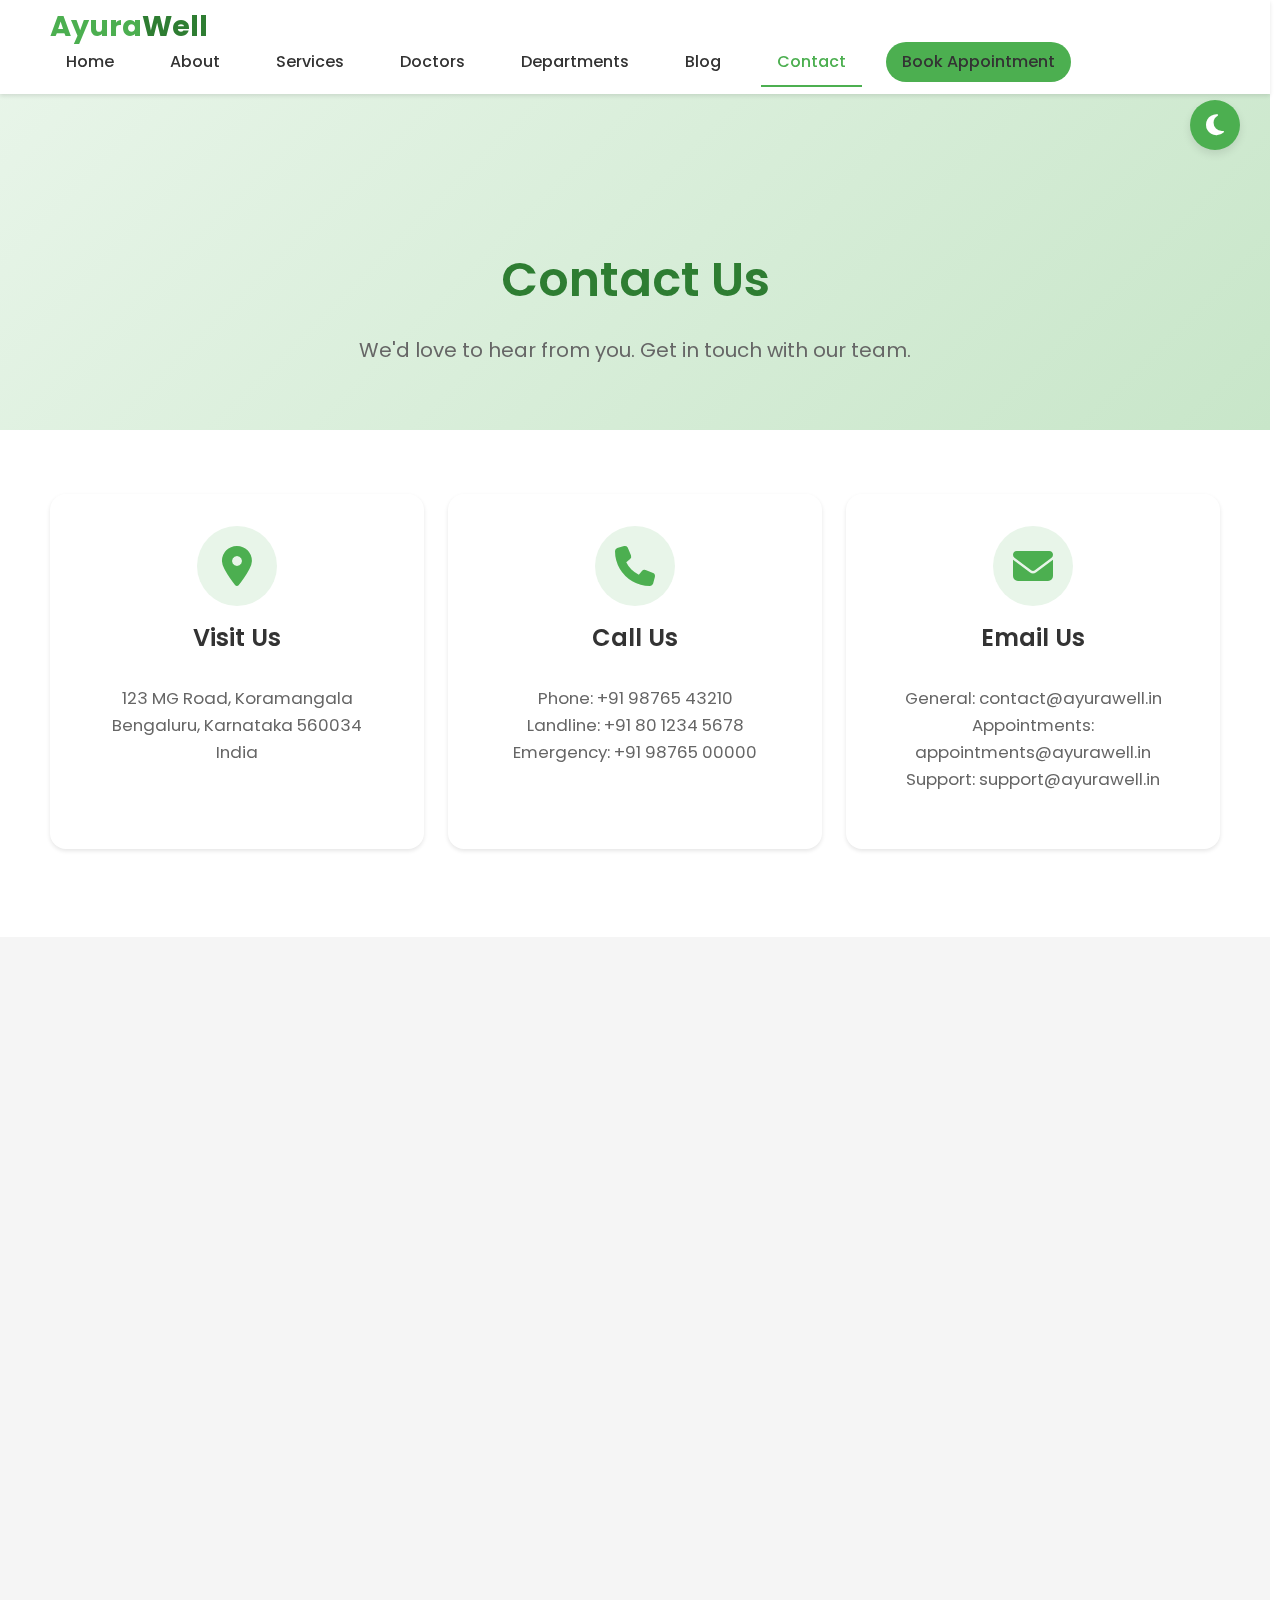
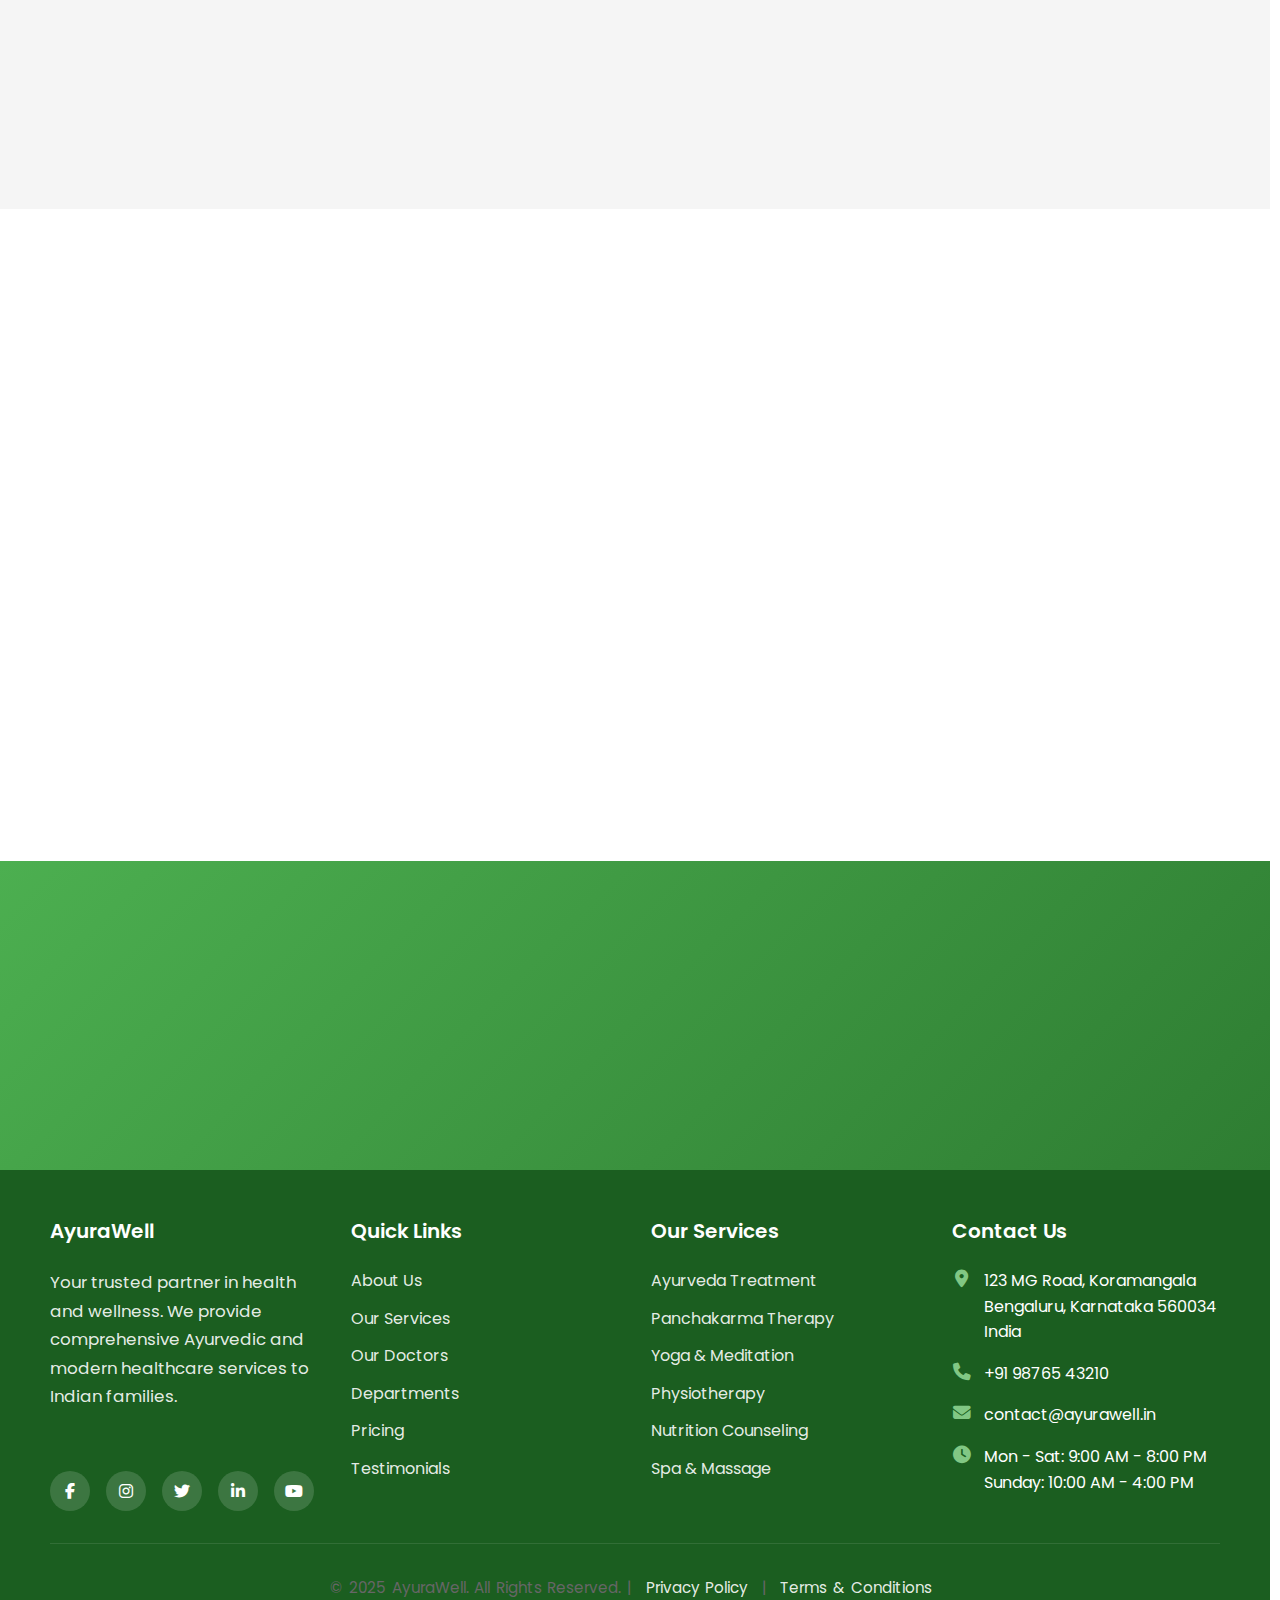
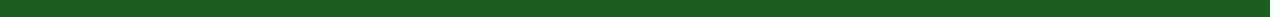
<file: pages/contact.html>
<!DOCTYPE html>
<html lang="en">
<head>
  <meta charset="UTF-8">
  <meta name="viewport" content="width=device-width, initial-scale=1.0">
  <meta name="description" content="Contact AyuraWell - Get in touch for appointments, inquiries, or visit our wellness center in Bengaluru, India.">
  <title>Contact Us - AyuraWell Health & Wellness Center</title>
  
  <!-- Favicon -->
  <link rel="icon" type="image/png" href="../assets/img/favicon.png">
  
  <!-- Google Fonts -->
  <link href="https://fonts.googleapis.com/css2?family=Poppins:wght@300;400;500;600;700&family=Lato:wght@300;400;700&display=swap" rel="stylesheet">
  
  <!-- Font Awesome -->
  <link rel="stylesheet" href="https://cdnjs.cloudflare.com/ajax/libs/font-awesome/6.4.0/css/all.min.css">
  
  <!-- Bootstrap CSS -->
  <link href="https://cdn.jsdelivr.net/npm/bootstrap@5.3.0/dist/css/bootstrap.min.css" rel="stylesheet">
  
  <!-- AOS Animation -->
  <link href="https://unpkg.com/aos@2.3.1/dist/aos.css" rel="stylesheet">
  
  <!-- Custom CSS -->
  <link rel="stylesheet" href="../assets/css/style.css">
  <link rel="stylesheet" href="../assets/css/responsive.css">
  <link rel="stylesheet" href="../assets/css/dark.css">
</head>
<body>

  <!-- Preloader -->
  <div class="preloader">
    <div class="spinner"></div>
  </div>

  <!-- Header -->
  <header class="header">
    <div class="container">
      <nav class="navbar">
        <a href="index.html" class="logo">Ayura<span>Well</span></a>
        <ul class="nav-menu">
          <li><a href="index.html">Home</a></li>
          <li><a href="about.html">About</a></li>
          <li><a href="services.html">Services</a></li>
          <li><a href="doctors.html">Doctors</a></li>
          <li><a href="departments.html">Departments</a></li>
          <li><a href="blog.html">Blog</a></li>
          <li><a href="contact.html" class="active">Contact</a></li>
          <li><a href="appointments.html" class="btn btn-primary btn-rounded">Book Appointment</a></li>
        </ul>
        <div class="nav-toggle">
          <span></span>
          <span></span>
          <span></span>
        </div>
      </nav>
    </div>
  </header>

  <!-- Theme Toggle Button -->
  <button class="theme-toggle" aria-label="Toggle Dark Mode">
    <i class="fas fa-moon"></i>
  </button>

  <!-- Page Header -->
  <section class="hero" style="min-height: 40vh; padding-top: 150px;">
    <div class="container">
      <div class="text-center" data-aos="fade-up">
        <h1>Contact Us</h1>
        <p style="font-size: 1.25rem;">We'd love to hear from you. Get in touch with our team.</p>
      </div>
    </div>
  </section>

  <!-- Contact Info Section -->
  <section class="section">
    <div class="container">
      <div class="row">
        <div class="col-lg-4 col-md-6 mb-4" data-aos="fade-up">
          <div class="service-card" style="text-align: center;">
            <div class="service-icon">
              <i class="fas fa-map-marker-alt"></i>
            </div>
            <h4>Visit Us</h4>
            <p>123 MG Road, Koramangala<br>Bengaluru, Karnataka 560034<br>India</p>
          </div>
        </div>
        <div class="col-lg-4 col-md-6 mb-4" data-aos="fade-up" data-aos-delay="100">
          <div class="service-card" style="text-align: center;">
            <div class="service-icon">
              <i class="fas fa-phone"></i>
            </div>
            <h4>Call Us</h4>
            <p>
              Phone: +91 98765 43210<br>
              Landline: +91 80 1234 5678<br>
              Emergency: +91 98765 00000
            </p>
          </div>
        </div>
        <div class="col-lg-4 col-md-6 mb-4" data-aos="fade-up" data-aos-delay="200">
          <div class="service-card" style="text-align: center;">
            <div class="service-icon">
              <i class="fas fa-envelope"></i>
            </div>
            <h4>Email Us</h4>
            <p>
              General: contact@ayurawell.in<br>
              Appointments: appointments@ayurawell.in<br>
              Support: support@ayurawell.in
            </p>
          </div>
        </div>
      </div>
    </div>
  </section>

  <!-- Contact Form & Map Section -->
  <section class="section" style="background: var(--bg-secondary);">
    <div class="container">
      <div class="row align-items-stretch">
        <!-- Contact Form -->
        <div class="col-lg-6 mb-4 mb-lg-0" data-aos="fade-right">
          <div class="contact-form" style="height: 100%; display: flex; flex-direction: column;">
            <h3 class="mb-4">Send Us a Message</h3>
            <form id="contact-form" class="needs-validation" novalidate>
              <div class="form-group">
                <label for="contact-name">Full Name *</label>
                <input type="text" id="contact-name" name="name" class="form-control" placeholder="Your full name" required>
              </div>
              
              <div class="row">
                <div class="col-md-6">
                  <div class="form-group">
                    <label for="contact-email">Email *</label>
                    <input type="email" id="contact-email" name="email" class="form-control" placeholder="your@email.com" required>
                  </div>
                </div>
                <div class="col-md-6">
                  <div class="form-group">
                    <label for="contact-phone">Phone Number</label>
                    <input type="tel" id="contact-phone" name="phone" class="form-control" placeholder="+91 98765 43210">
                  </div>
                </div>
              </div>

              <div class="form-group">
                <label for="contact-subject">Subject *</label>
                <select id="contact-subject" name="subject" class="form-control" required>
                  <option value="">Select a subject</option>
                  <option value="general">General Inquiry</option>
                  <option value="appointment">Appointment Related</option>
                  <option value="services">Services Information</option>
                  <option value="feedback">Feedback</option>
                  <option value="complaint">Complaint</option>
                  <option value="other">Other</option>
                </select>
              </div>

              <div class="form-group">
                <label for="contact-message">Message *</label>
                <textarea id="contact-message" name="message" class="form-control" rows="5" placeholder="Write your message here..." required></textarea>
              </div>

              <button type="submit" class="btn btn-primary btn-rounded w-100" style="margin-top: auto;">
                <i class="fas fa-paper-plane"></i> Send Message
              </button>
            </form>
          </div>
        </div>

        <!-- Map & Office Hours -->
        <div class="col-lg-6" data-aos="fade-left" style="display: flex; flex-direction: column; gap: 1rem;">
          <!-- Map -->
          <div class="mb-4" style="border-radius: var(--radius-md); overflow: hidden; box-shadow: var(--shadow-md);">
            <iframe 
              src="https://www.google.com/maps/embed?pb=!1m18!1m12!1m3!1d3888.1867!2d77.5946!3d12.9716!2m3!1f0!2f0!3f0!3m2!1i1024!2i768!4f13.1!3m3!1m2!1s0x0%3A0x0!2zMTLCsDU4JzE3LjgiTiA3N8KwMzUnNDAuNiJF!5e0!3m2!1sen!2sin!4v1234567890123" 
              width="100%" 
              height="300" 
              style="border:0;" 
              allowfullscreen="" 
              loading="lazy">
            </iframe>
          </div>

          <!-- Office Hours -->
          <div class="contact-form">
            <h4 class="mb-3"><i class="fas fa-clock"></i> Office Hours</h4>
            <table class="table" style="margin-bottom: 0;">
              <tbody>
                <tr>
                  <td><strong>Monday - Friday</strong></td>
                  <td class="text-end">9:00 AM - 8:00 PM</td>
                </tr>
                <tr>
                  <td><strong>Saturday</strong></td>
                  <td class="text-end">9:00 AM - 6:00 PM</td>
                </tr>
                <tr>
                  <td><strong>Sunday</strong></td>
                  <td class="text-end">10:00 AM - 4:00 PM</td>
                </tr>
                <tr>
                  <td><strong>Public Holidays</strong></td>
                  <td class="text-end">Closed</td>
                </tr>
              </tbody>
            </table>
            <div class="alert mt-3" style="background: var(--bg-accent); border: none; padding: 1rem;">
              <i class="fas fa-info-circle"></i> <strong>24/7 Emergency Services</strong> available for critical cases. Call +91 98765 00000
            </div>
          </div>
        </div>
      </div>
    </div>
  </section>

  <!-- FAQ Section -->
  <section class="section">
    <div class="container">
      <div class="section-title" data-aos="fade-up">
        <div class="section-subtitle">Common Questions</div>
        <h2>Frequently Asked Questions</h2>
      </div>
      <div class="row">
        <div class="col-lg-8 mx-auto">
          <div class="accordion" id="faqAccordion">
            <!-- FAQ 1 -->
            <div class="accordion-item mb-3" style="border: 1px solid #e0e0e0; border-radius: var(--radius-sm);" data-aos="fade-up">
              <h3 class="accordion-header">
                <button class="accordion-button" type="button" data-bs-toggle="collapse" data-bs-target="#faq1">
                  How do I book an appointment?
                </button>
              </h3>
              <div id="faq1" class="accordion-collapse collapse show" data-bs-parent="#faqAccordion">
                <div class="accordion-body">
                  You can book an appointment online through our website, call us at +91 98765 43210, or visit our center directly. Online bookings are available 24/7.
                </div>
              </div>
            </div>

            <!-- FAQ 2 -->
            <div class="accordion-item mb-3" style="border: 1px solid #e0e0e0; border-radius: var(--radius-sm);" data-aos="fade-up">
              <h3 class="accordion-header">
                <button class="accordion-button collapsed" type="button" data-bs-toggle="collapse" data-bs-target="#faq2">
                  Do you accept insurance?
                </button>
              </h3>
              <div id="faq2" class="accordion-collapse collapse" data-bs-parent="#faqAccordion">
                <div class="accordion-body">
                  Yes, we accept most major health insurance plans. Please contact our billing department for specific insurance queries.
                </div>
              </div>
            </div>

            <!-- FAQ 3 -->
            <div class="accordion-item mb-3" style="border: 1px solid #e0e0e0; border-radius: var(--radius-sm);" data-aos="fade-up">
              <h3 class="accordion-header">
                <button class="accordion-button collapsed" type="button" data-bs-toggle="collapse" data-bs-target="#faq3">
                  What should I bring to my first visit?
                </button>
              </h3>
              <div id="faq3" class="accordion-collapse collapse" data-bs-parent="#faqAccordion">
                <div class="accordion-body">
                  Please bring your ID proof, insurance card (if applicable), list of current medications, and any previous medical records relevant to your consultation.
                </div>
              </div>
            </div>

            <!-- FAQ 4 -->
            <div class="accordion-item mb-3" style="border: 1px solid #e0e0e0; border-radius: var(--radius-sm);" data-aos="fade-up">
              <h3 class="accordion-header">
                <button class="accordion-button collapsed" type="button" data-bs-toggle="collapse" data-bs-target="#faq4">
                  Do you offer online consultations?
                </button>
              </h3>
              <div id="faq4" class="accordion-collapse collapse" data-bs-parent="#faqAccordion">
                <div class="accordion-body">
                  Yes, we offer teleconsultation services for follow-up appointments and general consultations. Video consultations can be booked through our website or app.
                </div>
              </div>
            </div>
          </div>
        </div>
      </div>
    </div>
  </section>

  <!-- CTA Section -->
  <section class="section" style="background: linear-gradient(135deg, var(--primary-color) 0%, var(--secondary-color) 100%); color: white;">
    <div class="container text-center" data-aos="zoom-in">
      <h2 style="color: white;">Ready to Begin Your Wellness Journey?</h2>
      <p style="color: rgba(255,255,255,0.9); font-size: 1.1rem;">Book your appointment today</p>
      <a href="appointments.html" class="btn btn-rounded mt-3" style="background: white; color: var(--primary-color);">
        <i class="fas fa-calendar-check"></i> Book Appointment
      </a>
    </div>
  </section>

  <!-- Footer -->
  <footer class="footer">
    <div class="container">
      <div class="footer-content">
        <div class="footer-section">
          <h3>AyuraWell</h3>
          <p>Your trusted partner in health and wellness. We provide comprehensive Ayurvedic and modern healthcare services to Indian families.</p>
          <div class="social-links">
            <a href="#" aria-label="Facebook"><i class="fab fa-facebook-f"></i></a>
            <a href="#" aria-label="Instagram"><i class="fab fa-instagram"></i></a>
            <a href="#" aria-label="Twitter"><i class="fab fa-twitter"></i></a>
            <a href="#" aria-label="LinkedIn"><i class="fab fa-linkedin-in"></i></a>
            <a href="#" aria-label="YouTube"><i class="fab fa-youtube"></i></a>
          </div>
        </div>
        <div class="footer-section">
          <h3>Quick Links</h3>
          <ul class="footer-links">
            <li><a href="about.html">About Us</a></li>
            <li><a href="services.html">Our Services</a></li>
            <li><a href="doctors.html">Our Doctors</a></li>
            <li><a href="departments.html">Departments</a></li>
            <li><a href="pricing.html">Pricing</a></li>
            <li><a href="testimonials.html">Testimonials</a></li>
          </ul>
        </div>
        <div class="footer-section">
          <h3>Our Services</h3>
          <ul class="footer-links">
            <li><a href="services.html#ayurveda">Ayurveda Treatment</a></li>
            <li><a href="services.html#panchakarma">Panchakarma Therapy</a></li>
            <li><a href="services.html#yoga">Yoga & Meditation</a></li>
            <li><a href="services.html#physiotherapy">Physiotherapy</a></li>
            <li><a href="services.html#nutrition">Nutrition Counseling</a></li>
            <li><a href="services.html#spa">Spa & Massage</a></li>
          </ul>
        </div>
        <div class="footer-section">
          <h3>Contact Us</h3>
          <ul class="footer-contact">
            <li>
              <i class="fas fa-map-marker-alt"></i>
              <span>123 MG Road, Koramangala<br>Bengaluru, Karnataka 560034<br>India</span>
            </li>
            <li>
              <i class="fas fa-phone"></i>
              <span>+91 98765 43210</span>
            </li>
            <li>
              <i class="fas fa-envelope"></i>
              <span>contact@ayurawell.in</span>
            </li>
            <li>
              <i class="fas fa-clock"></i>
              <span>Mon - Sat: 9:00 AM - 8:00 PM<br>Sunday: 10:00 AM - 4:00 PM</span>
            </li>
          </ul>
        </div>
      </div>
      <div class="footer-bottom">
        <p>&copy; 2025 AyuraWell. All Rights Reserved. | <a href="privacy-policy.html">Privacy Policy</a> | <a href="#">Terms & Conditions</a></p>
      </div>
    </div>
  </footer>

  <!-- Back to Top -->
  <div class="back-to-top">
    <i class="fas fa-arrow-up"></i>
  </div>

  <!-- Scripts -->
  <script src="https://code.jquery.com/jquery-3.7.0.min.js"></script>
  <script src="https://cdn.jsdelivr.net/npm/bootstrap@5.3.0/dist/js/bootstrap.bundle.min.js"></script>
  <script src="https://unpkg.com/aos@2.3.1/dist/aos.js"></script>
  <script src="../assets/js/main.js"></script>
  <script src="../assets/js/plugins.js"></script>
  <script src="../assets/js/ajax.js"></script>

</body>
</html>
</file>
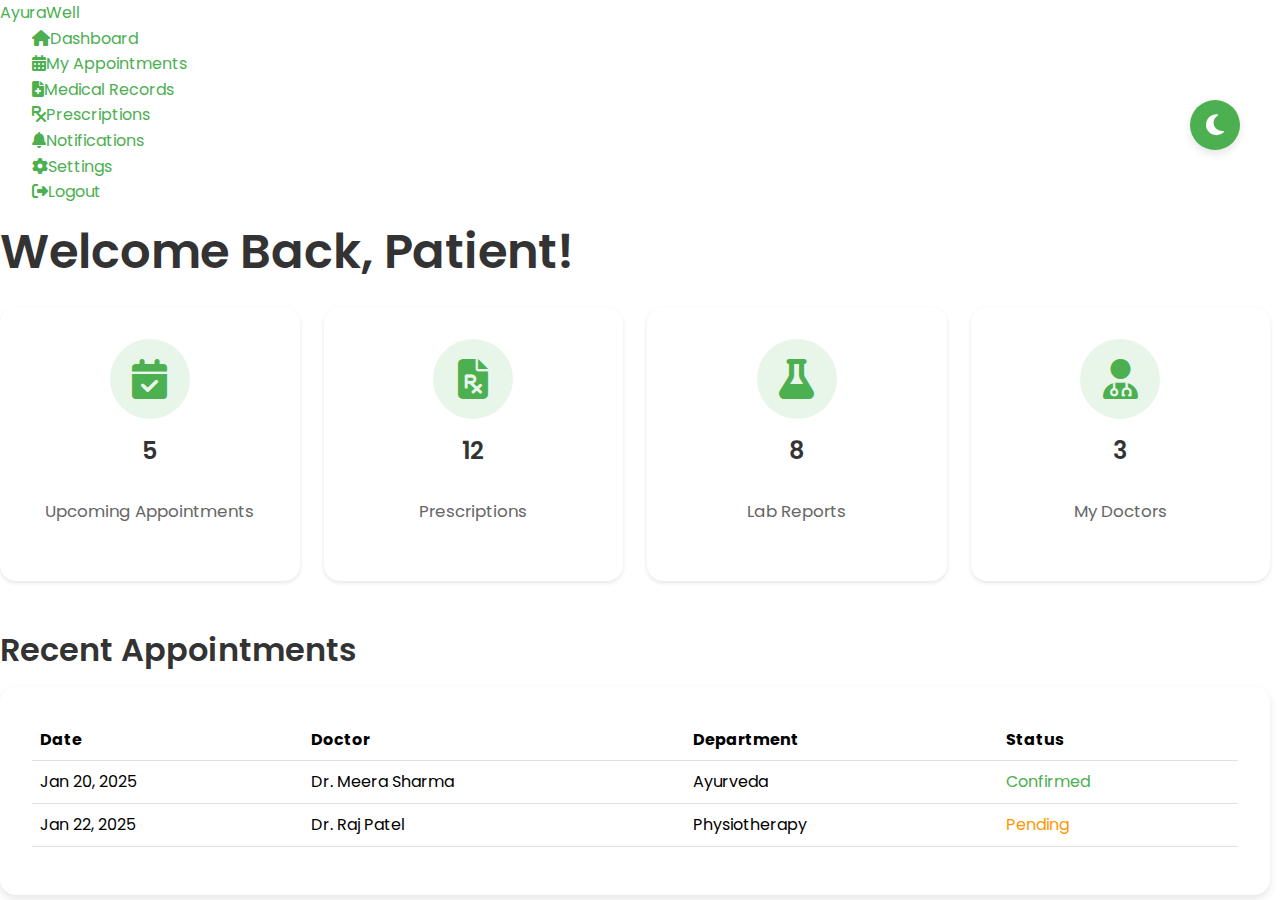
<file: pages/dashboard.html>
<!DOCTYPE html>
<html lang="en">
<head>
  <meta charset="UTF-8">
  <meta name="viewport" content="width=device-width, initial-scale=1.0">
  <title>Dashboard - AyuraWell</title>
  <link rel="icon" type="image/png" href="../assets/img/favicon.png">
  <link href="https://fonts.googleapis.com/css2?family=Poppins:wght@300;400;500;600;700&family=Lato:wght@300;400;700&display=swap" rel="stylesheet">
  <link rel="stylesheet" href="https://cdnjs.cloudflare.com/ajax/libs/font-awesome/6.4.0/css/all.min.css">
  <link href="https://cdn.jsdelivr.net/npm/bootstrap@5.3.0/dist/css/bootstrap.min.css" rel="stylesheet">
  <link rel="stylesheet" href="../assets/css/style.css">
  <link rel="stylesheet" href="../assets/css/responsive.css">
  <link rel="stylesheet" href="../assets/css/dark.css">
</head>
<body>
  
  <aside class="sidebar">
    <div class="sidebar-header">
      <a href="../pages/index.html" class="sidebar-logo">Ayura<span>Well</span></a>
    </div>
    <nav class="sidebar-nav">
      <ul class="sidebar-menu">
        <li><a href="dashboard.html" class="active"><i class="fas fa-home"></i><span>Dashboard</span></a></li>
        <li><a href="appointments.html"><i class="fas fa-calendar-alt"></i><span>My Appointments</span></a></li>
        <li><a href="#"><i class="fas fa-file-medical"></i><span>Medical Records</span></a></li>
        <li><a href="#"><i class="fas fa-prescription"></i><span>Prescriptions</span></a></li>
        <li><a href="#"><i class="fas fa-bell"></i><span>Notifications</span><span class="badge">3</span></a></li>
        <li><a href="#"><i class="fas fa-cog"></i><span>Settings</span></a></li>
        <li><a href="index.html"><i class="fas fa-sign-out-alt"></i><span>Logout</span></a></li>
      </ul>
    </nav>
  </aside>

  <div class="main-content">
    <h1>Welcome Back, Patient!</h1>
    <div class="row mt-4">
      <div class="col-md-3 mb-4">
        <div class="service-card">
          <div class="service-icon"><i class="fas fa-calendar-check"></i></div>
          <h4>5</h4>
          <p>Upcoming Appointments</p>
        </div>
      </div>
      <div class="col-md-3 mb-4">
        <div class="service-card">
          <div class="service-icon"><i class="fas fa-file-prescription"></i></div>
          <h4>12</h4>
          <p>Prescriptions</p>
        </div>
      </div>
      <div class="col-md-3 mb-4">
        <div class="service-card">
          <div class="service-icon"><i class="fas fa-flask"></i></div>
          <h4>8</h4>
          <p>Lab Reports</p>
        </div>
      </div>
      <div class="col-md-3 mb-4">
        <div class="service-card">
          <div class="service-icon"><i class="fas fa-user-md"></i></div>
          <h4>3</h4>
          <p>My Doctors</p>
        </div>
      </div>
    </div>

    <h3 class="mt-4">Recent Appointments</h3>
    <div class="contact-form mt-3">
      <table class="table">
        <thead>
          <tr>
            <th>Date</th>
            <th>Doctor</th>
            <th>Department</th>
            <th>Status</th>
          </tr>
        </thead>
        <tbody>
          <tr>
            <td>Jan 20, 2025</td>
            <td>Dr. Meera Sharma</td>
            <td>Ayurveda</td>
            <td><span style="color:var(--success);">Confirmed</span></td>
          </tr>
          <tr>
            <td>Jan 22, 2025</td>
            <td>Dr. Raj Patel</td>
            <td>Physiotherapy</td>
            <td><span style="color:var(--warning);">Pending</span></td>
          </tr>
        </tbody>
      </table>
    </div>
  </div>

  <button class="theme-toggle" aria-label="Toggle Dark Mode"><i class="fas fa-moon"></i></button>

  <script src="https://code.jquery.com/jquery-3.7.0.min.js"></script>
  <script src="https://cdn.jsdelivr.net/npm/bootstrap@5.3.0/dist/js/bootstrap.bundle.min.js"></script>
  <script src="../assets/js/main.js"></script>
</body>
</html>
</file>
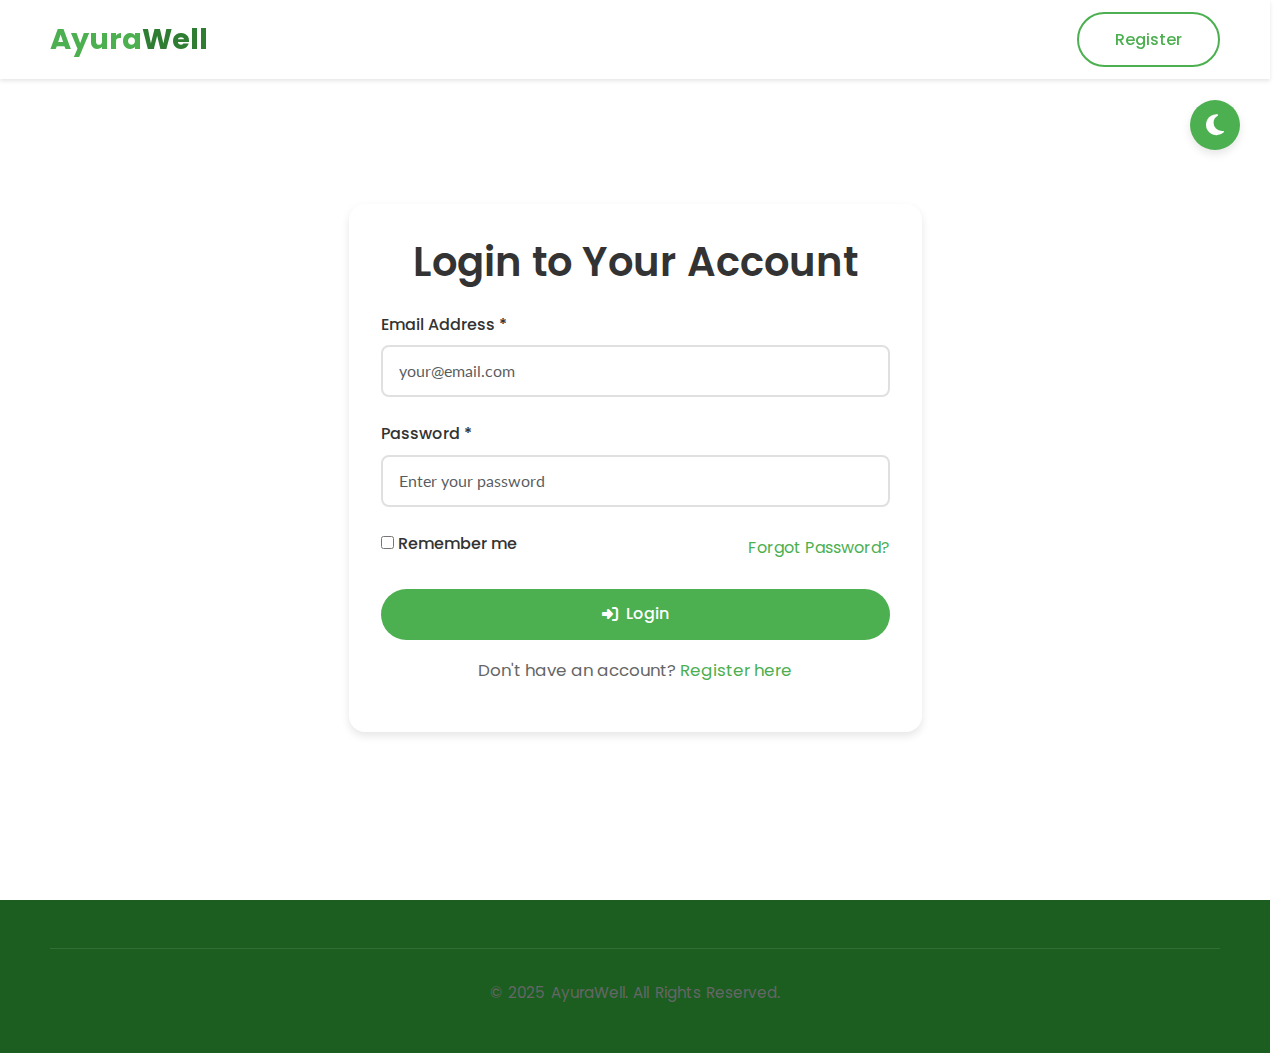
<file: pages/login.html>
<!DOCTYPE html>
<html lang="en">
<head>
  <meta charset="UTF-8">
  <meta name="viewport" content="width=device-width, initial-scale=1.0">
  <title>Login - AyuraWell</title>
  <link rel="icon" type="image/png" href="../assets/img/favicon.png">
  <link href="https://fonts.googleapis.com/css2?family=Poppins:wght@300;400;500;600;700&family=Lato:wght@300;400;700&display=swap" rel="stylesheet">
  <link rel="stylesheet" href="https://cdnjs.cloudflare.com/ajax/libs/font-awesome/6.4.0/css/all.min.css">
  <link href="https://cdn.jsdelivr.net/npm/bootstrap@5.3.0/dist/css/bootstrap.min.css" rel="stylesheet">
  <link rel="stylesheet" href="../assets/css/style.css">
  <link rel="stylesheet" href="../assets/css/responsive.css">
  <link rel="stylesheet" href="../assets/css/dark.css">
</head>
<body>
  <div class="preloader"><div class="spinner"></div></div>
  <header class="header">
    <div class="container">
      <nav class="navbar">
        <a href="index.html" class="logo">Ayura<span>Well</span></a>
        <div><a href="register.html" class="btn btn-secondary btn-rounded">Register</a></div>
      </nav>
    </div>
  </header>
  <button class="theme-toggle" aria-label="Toggle Dark Mode"><i class="fas fa-moon"></i></button>

  <section class="section" style="min-height:100vh;display:flex;align-items:center;padding-top:100px;">
    <div class="container">
      <div class="row">
        <div class="col-md-6 mx-auto">
          <div class="contact-form">
            <h2 class="text-center mb-4">Login to Your Account</h2>
            <form id="login-form">
              <div class="form-group">
                <label for="login-email">Email Address *</label>
                <input type="email" id="login-email" name="email" class="form-control" placeholder="your@email.com" required>
              </div>
              <div class="form-group">
                <label for="login-password">Password *</label>
                <input type="password" id="login-password" name="password" class="form-control" placeholder="Enter your password" required>
              </div>
              <div class="form-group" style="display:flex;justify-content:space-between;align-items:center;">
                <label><input type="checkbox" name="remember"> Remember me</label>
                <a href="#">Forgot Password?</a>
              </div>
              <button type="submit" class="btn btn-primary btn-rounded w-100">
                <i class="fas fa-sign-in-alt"></i> Login
              </button>
              <p class="text-center mt-3">Don't have an account? <a href="register.html">Register here</a></p>
            </form>
          </div>
        </div>
      </div>
    </div>
  </section>

  <footer class="footer">
    <div class="container">
      <div class="footer-bottom" style="padding:2rem 0;">
        <p>&copy; 2025 AyuraWell. All Rights Reserved.</p>
      </div>
    </div>
  </footer>

  <script src="https://code.jquery.com/jquery-3.7.0.min.js"></script>
  <script src="https://cdn.jsdelivr.net/npm/bootstrap@5.3.0/dist/js/bootstrap.bundle.min.js"></script>
  <script src="../assets/js/main.js"></script>
  <script src="../assets/js/ajax.js"></script>
</body>
</html>
</file>
<file: assets/css/style.css>
/* ========================================
   AyuraWell - Health & Wellness Template
   Main Stylesheet
   ======================================== */

/* ========== CSS Variables ========== */
:root {
  /* Primary Colors */
  --primary-color: #4CAF50;
  --secondary-color: #2E7D32;
  --accent-color: #81C784;
  --text-color: #333333;
  --text-light: #666666;
  --text-white: #ffffff;
  
  /* Background Colors */
  --bg-primary: #ffffff;
  --bg-secondary: #F5F5F5;
  --bg-accent: #E8F5E9;
  
  /* Utility Colors */
  --success: #4CAF50;
  --warning: #FF9800;
  --danger: #F44336;
  --info: #2196F3;
  
  /* Spacing */
  --spacing-xs: 0.5rem;
  --spacing-sm: 1rem;
  --spacing-md: 2rem;
  --spacing-lg: 3rem;
  --spacing-xl: 4rem;
  
  /* Typography */
  --font-primary: 'Poppins', sans-serif;
  --font-secondary: 'Lato', sans-serif;
  
  /* Border Radius */
  --radius-sm: 0.5rem;
  --radius-md: 1rem;
  --radius-lg: 1.5rem;
  
  /* Shadows */
  --shadow-sm: 0 2px 4px rgba(0,0,0,0.1);
  --shadow-md: 0 4px 8px rgba(0,0,0,0.1);
  --shadow-lg: 0 8px 16px rgba(0,0,0,0.15);
  
  /* Transitions */
  --transition: all 0.3s ease;
}

/* ========== Reset & Base Styles ========== */
* {
  margin: 0;
  padding: 0;
  box-sizing: border-box;
}

html {
  scroll-behavior: smooth;
}

body {
  font-family: var(--font-primary);
  font-size: 16px;
  line-height: 1.6;
  color: var(--text-color);
  background-color: var(--bg-primary);
  overflow-x: hidden;
}

h1, h2, h3, h4, h5, h6 {
  font-family: var(--font-primary);
  font-weight: 600;
  line-height: 1.3;
  margin-bottom: 1rem;
  color: var(--text-color);
}

h1 { font-size: 3rem; }
h2 { font-size: 2.5rem; }
h3 { font-size: 2rem; }
h4 { font-size: 1.5rem; }
h5 { font-size: 1.25rem; }
h6 { font-size: 1rem; }

p {
  margin-bottom: 1rem;
  color: var(--text-light);
  word-wrap: break-word;
  font-size: 1.05rem;
  line-height: 1.7;
}

a {
  color: var(--primary-color);
  text-decoration: none;
  transition: var(--transition);
}

a:hover {
  color: var(--secondary-color);
}

img {
  max-width: 100%;
  height: auto;
  display: block;
}

ul {
  list-style: none;
}

/* ========== Utility Classes ========== */
.container {
  max-width: 1200px;
  margin: 0 auto;
  padding: 0 15px;
}

.container-fluid {
  width: 100%;
  padding: 0 15px;
}

.section {
  padding: var(--spacing-xl) 0;
}

.section-title {
  text-align: center;
  margin-bottom: var(--spacing-lg);
}

.section-title h2 {
  position: relative;
  display: inline-block;
  padding-bottom: 1rem;
}

.section-title h2::after {
  content: '';
  position: absolute;
  bottom: 0;
  left: 50%;
  transform: translateX(-50%);
  width: 60px;
  height: 3px;
  background: var(--primary-color);
  border-radius: 2px;
}

.section-subtitle {
  color: var(--primary-color);
  font-size: 1rem;
  font-weight: 600;
  letter-spacing: 0.5px;
}

.btn {
  display: inline-block;
  padding: 0.85rem 2.25rem;
  font-size: 1rem;
  font-weight: 500;
  text-align: center;
  border: none;
  border-radius: var(--radius-sm);
  cursor: pointer;
  transition: var(--transition);
  text-decoration: none;
  line-height: 1.5;
}

.btn-primary {
  background: var(--primary-color);
  color: var(--text-white);
  display: inline-flex;
  align-items: center;
  justify-content: center;
  gap: 0.5rem;
}

.btn-primary:hover {
  background: var(--secondary-color);
  color: var(--text-white);
  transform: translateY(-3px);
  box-shadow: 0 6px 12px rgba(46, 125, 50, 0.3);
}

.btn-primary i {
  margin-left: 0;
}

.btn-secondary {
  background: transparent;
  color: var(--primary-color);
  border: 2px solid var(--primary-color);
}

.btn-secondary:hover {
  background: var(--primary-color);
  color: var(--text-white);
  transform: translateY(-3px);
  box-shadow: 0 6px 12px rgba(76, 175, 80, 0.3);
}

.btn-rounded {
  border-radius: 50px;
}

/* ========== Header & Navigation ========== */
.header {
  position: fixed;
  top: 0;
  left: 0;
  width: 100%;
  background: var(--bg-primary);
  box-shadow: var(--shadow-sm);
  z-index: 1000;
  transition: var(--transition);
}

html {
  scrollbar-width: thin;
  scrollbar-gutter: stable;
}

html::-webkit-scrollbar {
  width: 10px;
}

html::-webkit-scrollbar-track {
  background: #f1f1f1;
}

html::-webkit-scrollbar-thumb {
  background: #888;
  border-radius: 5px;
}

html::-webkit-scrollbar-thumb:hover {
  background: #555;
}

.header.scrolled {
  box-shadow: var(--shadow-md);
}

.navbar {
  display: flex;
  justify-content: space-between;
  align-items: center;
  padding: 0.75rem 0;
  min-height: 70px;
}

.logo {
  font-size: 1.8rem;
  font-weight: 700;
  color: var(--primary-color);
  display: flex;
  align-items: center;
  line-height: 1;
}

.logo span {
  color: var(--secondary-color);
}

.nav-menu {
  display: flex;
  gap: 1.5rem;
  align-items: center;
  list-style: none;
  margin: 0;
  padding: 0;
}

.nav-menu li {
  display: flex;
  align-items: center;
}

.nav-menu li a {
  color: var(--text-color);
  font-weight: 500;
  padding: 0.5rem 1rem;
  position: relative;
  transition: var(--transition);
  display: flex;
  align-items: center;
  text-decoration: none;
}

.nav-menu li a::after {
  content: '';
  position: absolute;
  bottom: -5px;
  left: 0;
  width: 0;
  height: 2px;
  background: var(--primary-color);
  transition: var(--transition);
}

.nav-menu li a:hover::after,
.nav-menu li a.active::after {
  width: 100%;
}

.nav-menu li a.active {
  color: var(--primary-color);
}

.nav-toggle {
  display: none;
  flex-direction: column;
  gap: 4px;
  cursor: pointer;
}

.nav-toggle span {
  width: 25px;
  height: 3px;
  background: var(--text-color);
  border-radius: 2px;
  transition: var(--transition);
}

/* ========== Hero Section ========== */
.hero {
  position: relative;
  min-height: 100vh;
  display: flex;
  align-items: center;
  background: linear-gradient(135deg, #E8F5E9 0%, #C8E6C9 100%);
  padding-top: 120px;
  margin-top: 70px;
  overflow: hidden;
}

.hero-content {
  position: relative;
  z-index: 2;
}

.hero h1 {
  font-size: 3rem;
  color: var(--secondary-color);
  margin-bottom: 1.5rem;
  animation: fadeInUp 1s ease;
  line-height: 1.2;
  max-width: 100%;
}

.hero p {
  font-size: 1.25rem;
  margin-bottom: 2rem;
  animation: fadeInUp 1.2s ease;
}

.hero-buttons {
  display: flex;
  gap: 1rem;
  animation: fadeInUp 1.4s ease;
}

.hero-image {
  position: relative;
  animation: fadeIn 1.5s ease;
}

.hero-image img {
  border-radius: var(--radius-lg);
  box-shadow: var(--shadow-lg);
}

/* ========== Services Section ========== */
.services {
  background: var(--bg-secondary);
}

.service-card {
  background: var(--bg-primary);
  padding: 2rem;
  border-radius: var(--radius-md);
  box-shadow: var(--shadow-sm);
  transition: var(--transition);
  text-align: center;
  height: 100%;
  display: flex;
  flex-direction: column;
  gap: 1rem;
  justify-content: center;
}

.service-card:hover {
  transform: translateY(-10px);
  box-shadow: var(--shadow-lg);
}

.service-icon {
  width: 80px;
  height: 80px;
  margin: 0 auto;
  background: var(--bg-accent);
  border-radius: 50%;
  display: flex;
  align-items: center;
  justify-content: center;
  font-size: 2.5rem;
  color: var(--primary-color);
  transition: var(--transition);
}

.service-card:hover .service-icon {
  background: var(--primary-color);
  color: var(--text-white);
}

.service-card h3 {
  margin-bottom: 1rem;
  font-size: 1.5rem;
  line-height: 1.3;
  text-align: center;
}

.service-card p {
  margin-bottom: 1.5rem;
  flex-grow: 1;
  text-align: center;
  line-height: 1.6;
}

/* ========== Doctor Cards ========== */
.doctor-card {
  background: var(--bg-primary);
  border-radius: var(--radius-md);
  overflow: hidden;
  box-shadow: var(--shadow-sm);
  transition: var(--transition);
}

.doctor-card:hover {
  transform: translateY(-10px);
  box-shadow: var(--shadow-lg);
}

.doctor-image {
  position: relative;
  overflow: hidden;
  height: 300px;
}

.doctor-image img {
  width: 100%;
  height: 100%;
  object-fit: cover;
  object-position: center;
  transition: var(--transition);
}

.doctor-card:hover .doctor-image img {
  transform: scale(1.05);
}

.doctor-social {
  position: absolute;
  bottom: -50px;
  left: 50%;
  transform: translateX(-50%);
  display: flex;
  justify-content: center;
  gap: 0.5rem;
  padding: 0.75rem;
  background: rgba(255, 255, 255, 0.95);
  transition: var(--transition);
  border-radius: 25px;
  width: auto;
  min-width: fit-content;
}

.doctor-card:hover .doctor-social {
  bottom: 10px;
}

.doctor-social a {
  width: 36px;
  height: 36px;
  background: var(--primary-color);
  color: var(--text-white);
  border-radius: 50%;
  display: flex;
  align-items: center;
  justify-content: center;
  transition: var(--transition);
}

.doctor-social a:hover {
  background: var(--secondary-color);
  transform: scale(1.1);
}

.doctor-info {
  padding: 1.5rem;
  text-align: center;
  display: flex;
  flex-direction: column;
  min-height: 220px;
}

.doctor-info h3 {
  margin-bottom: 0.5rem;
  font-size: 1.25rem;
  font-weight: 600;
}

.doctor-speciality {
  color: var(--primary-color);
  font-weight: 500;
  margin-bottom: 1rem;
  font-size: 0.95rem;
}

.doctor-info p {
  font-size: 0.9rem;
  margin-bottom: 1rem;
  flex-grow: 1;
}

.doctor-info .btn {
  margin-top: auto;
}

/* ========== Pricing Cards ========== */
.pricing-card {
  background: var(--bg-primary);
  border-radius: var(--radius-md);
  padding: 2rem;
  box-shadow: var(--shadow-sm);
  text-align: center;
  transition: var(--transition);
  border: 2px solid transparent;
}

.pricing-card:hover,
.pricing-card.featured {
  transform: translateY(-10px);
  box-shadow: var(--shadow-lg);
  border-color: var(--primary-color);
}

.pricing-card.featured {
  background: var(--bg-accent);
}

.pricing-header h3 {
  font-size: 1.5rem;
  margin-bottom: 1rem;
}

.pricing-price {
  font-size: 3rem;
  font-weight: 700;
  color: var(--secondary-color);
  margin-bottom: 0.5rem;
}

.service-card .btn-secondary,
.service-card .btn-primary {
  display: flex;
  align-items: center;
  justify-content: center;
  width: 100%;
  margin-top: auto;
}

.blog-card .btn-secondary {
  display: inline-block;
  margin-top: auto;
}

.pricing-price span {
  font-size: 1.5rem;
  color: var(--text-light);
}

.pricing-duration {
  color: var(--text-light);
  margin-bottom: 2rem;
}

.pricing-features {
  margin-bottom: 2rem;
}

.pricing-features li {
  padding: 0.75rem 0;
  border-bottom: 1px solid #e0e0e0;
}

.pricing-features li:last-child {
  border-bottom: none;
}

.pricing-features li i {
  color: var(--primary-color);
  margin-right: 0.5rem;
}

/* ========== Testimonials ========== */
.testimonial-card {
  background: var(--bg-primary);
  padding: 2rem;
  border-radius: var(--radius-md);
  box-shadow: var(--shadow-sm);
  position: relative;
  margin: 1rem;
  display: flex;
  flex-direction: column;
  justify-content: center;
  align-items: center;
  height: 100%;
}

.testimonial-quote {
  font-size: 3rem;
  color: var(--accent-color);
  position: absolute;
  top: 1rem;
  left: 1.5rem;
  opacity: 0.3;
}

.testimonial-content {
  position: relative;
  z-index: 2;
  padding-top: 2rem;
}

.testimonial-text {
  font-style: italic;
  margin-bottom: 1.5rem;
  font-size: 1.1rem;
  line-height: 1.8;
}

.testimonial-author {
  display: flex;
  align-items: center;
  gap: 1rem;
}

.testimonial-avatar {
  width: 60px;
  height: 60px;
  border-radius: 50%;
  overflow: hidden;
}

.testimonial-avatar img {
  width: 100%;
  height: 100%;
  object-fit: cover;
}

.testimonial-info h4 {
  margin-bottom: 0.25rem;
  font-size: 1.1rem;
}

.testimonial-role {
  color: var(--text-light);
  font-size: 0.9rem;
}

.testimonial-rating {
  color: #FFB300;
  margin-top: 0.5rem;
}

/* ========== Gallery ========== */
.gallery-grid {
  display: grid;
  grid-template-columns: repeat(auto-fit, minmax(280px, 1fr));
  gap: 1.5rem;
}

.gallery-item {
  position: relative;
  overflow: hidden;
  border-radius: var(--radius-md);
  cursor: pointer;
  height: 250px;
}

.gallery-item img {
  width: 100%;
  height: 100%;
  object-fit: cover;
  transition: var(--transition);
}

.gallery-item:hover img {
  transform: scale(1.1);
}

.gallery-overlay {
  position: absolute;
  top: 0;
  left: 0;
  width: 100%;
  height: 100%;
  background: rgba(76, 175, 80, 0.9);
  display: flex;
  align-items: center;
  justify-content: center;
  opacity: 0;
  transition: var(--transition);
}

.gallery-item:hover .gallery-overlay {
  opacity: 1;
}

.gallery-overlay i {
  font-size: 3rem;
  color: var(--text-white);
}

/* ========== Contact Form ========== */
.contact-form {
  background: var(--bg-primary);
  padding: 2rem;
  border-radius: var(--radius-md);
  box-shadow: var(--shadow-md);
}

.form-group {
  margin-bottom: 1.5rem;
}

.form-group label {
  display: block;
  margin-bottom: 0.5rem;
  font-weight: 500;
  color: var(--text-color);
}

.form-control {
  width: 100%;
  padding: 0.75rem 1rem;
  border: 2px solid #e0e0e0;
  border-radius: var(--radius-sm);
  font-size: 1rem;
  font-family: var(--font-secondary);
  transition: var(--transition);
}

.form-control:focus {
  outline: none;
  border-color: var(--primary-color);
  box-shadow: 0 0 0 3px rgba(76, 175, 80, 0.1);
}

textarea.form-control {
  resize: vertical;
  min-height: 120px;
}

/* ========== Footer ========== */
.footer {
  background: #1B5E20;
  color: var(--text-white);
  padding: var(--spacing-lg) 0 var(--spacing-sm);
}

.footer-content {
  display: grid;
  grid-template-columns: repeat(auto-fit, minmax(250px, 1fr));
  gap: 2rem;
  margin-bottom: 2rem;
}

.footer-section h3 {
  color: var(--text-white);
  margin-bottom: 1.5rem;
  font-size: 1.25rem;
}

.footer-section p,
.footer-section a {
  color: rgba(255, 255, 255, 0.9);
  text-decoration: none;
  transition: var(--transition);
  word-wrap: break-word;
  text-align: left;
}

.footer-section a:hover {
  color: var(--primary-color);
  text-decoration: underline;
}

.footer-links li {
  margin-bottom: 0.75rem;
}

.footer-contact {
  list-style: none;
  padding: 0;
  margin: 0;
}

.footer-contact li {
  display: flex;
  align-items: flex-start;
  gap: 0.75rem;
  margin-bottom: 1rem;
}

.footer-contact i {
  color: var(--accent-color);
  margin-top: 2px;
  flex-shrink: 0;
  font-size: 1.1rem;
  width: 20px;
  text-align: center;
}

.footer-contact span {
  display: block;
  line-height: 1.6;
  flex: 1;
}

.footer-links {
  list-style: none;
  padding: 0;
  margin: 0;
}

.footer-links li {
  margin-bottom: 0.75rem;
}

.footer-links a {
  display: inline-block;
  transition: var(--transition);
}

.footer-section {
  display: flex;
  flex-direction: column;
  gap: 0.5rem;
}

.footer-section h3 {
  margin-bottom: 1rem;
}

.footer-section p {
  flex: 1;
}

.social-links {
  display: flex;
  gap: 1rem;
  margin-top: 1rem;
}

.social-links a {
  width: 40px;
  height: 40px;
  background: rgba(255, 255, 255, 0.15);
  color: var(--text-white);
  border-radius: 50%;
  display: flex;
  align-items: center;
  justify-content: center;
  transition: var(--transition);
}

.social-links a:hover {
  background: var(--primary-color);
  transform: translateY(-5px);
  box-shadow: 0 4px 8px rgba(0,0,0,0.2);
}

.social-links a[aria-label*="Facebook"]:hover {
  background: #1877F2;
}

.social-links a[aria-label*="Instagram"]:hover {
  background: #E4405F;
}

.social-links a[aria-label*="Twitter"]:hover {
  background: #1DA1F2;
}

.social-links a[aria-label*="LinkedIn"]:hover {
  background: #0077B5;
}

.social-links a[aria-label*="YouTube"]:hover {
  background: #FF0000;
}

.footer-bottom {
  text-align: center;
  padding-top: 2rem;
  border-top: 1px solid rgba(255, 255, 255, 0.1);
  color: rgba(255, 255, 255, 0.8);
}

.footer-bottom p {
  margin: 0;
  font-size: 0.95rem;
  line-height: 1.6;
  word-spacing: 0.1rem;
}

.footer-bottom a {
  color: rgba(255, 255, 255, 0.9);
  text-decoration: none;
  margin: 0 0.5rem;
  transition: var(--transition);
}

.footer-bottom a:hover {
  color: var(--primary-color);
  text-decoration: underline;
}

/* ========== Animations ========== */
@keyframes fadeIn {
  from {
    opacity: 0;
  }
  to {
    opacity: 1;
  }
}

@keyframes fadeInUp {
  from {
    opacity: 0;
    transform: translateY(30px);
  }
  to {
    opacity: 1;
    transform: translateY(0);
  }
}

@keyframes slideInLeft {
  from {
    opacity: 0;
    transform: translateX(-50px);
  }
  to {
    opacity: 1;
    transform: translateX(0);
  }
}

@keyframes slideInRight {
  from {
    opacity: 0;
    transform: translateX(50px);
  }
  to {
    opacity: 1;
    transform: translateX(0);
  }
}

/* ========== Preloader ========== */
.preloader {
  position: fixed;
  top: 0;
  left: 0;
  width: 100%;
  height: 100%;
  background: var(--bg-primary);
  display: flex;
  align-items: center;
  justify-content: center;
  z-index: 9999;
  transition: opacity 0.5s ease;
}

.preloader.hidden {
  opacity: 0;
  pointer-events: none;
}

.spinner {
  width: 50px;
  height: 50px;
  border: 4px solid var(--bg-accent);
  border-top-color: var(--primary-color);
  border-radius: 50%;
  animation: spin 1s linear infinite;
}

@keyframes spin {
  to {
    transform: rotate(360deg);
  }
}

/* ========== Back to Top Button ========== */
.back-to-top {
  position: fixed;
  bottom: 30px;
  right: 30px;
  width: 50px;
  height: 50px;
  background: var(--primary-color);
  color: var(--text-white);
  border-radius: 50%;
  display: flex;
  align-items: center;
  justify-content: center;
  font-size: 1.5rem;
  cursor: pointer;
  opacity: 0;
  visibility: hidden;
  transition: var(--transition);
  z-index: 999;
}

.back-to-top.visible {
  opacity: 1;
  visibility: visible;
}

.back-to-top:hover {
  background: var(--secondary-color);
  transform: translateY(-5px);
}
</file>
<file: assets/css/responsive.css>
/* ========================================
   AyuraWell - Responsive Stylesheet
   Mobile-First Responsive Design
   ======================================== */

/* ========== Large Devices (Desktops, 1200px and up) ========== */
@media (max-width: 1200px) {
  .container {
    max-width: 1140px;
  }
  
  h1 { font-size: 2.75rem; }
  h2 { font-size: 2.25rem; }
  
  .hero h1 {
    font-size: 3rem;
  }
}

/* ========== Medium Devices (Tablets, 992px and up) ========== */
@media (max-width: 992px) {
  .container {
    max-width: 960px;
  }
  
  h1 { font-size: 2.5rem; }
  h2 { font-size: 2rem; }
  h3 { font-size: 1.75rem; }
  
  .hero {
    min-height: auto;
    padding: 100px 0 60px;
  }
  
  .hero h1 {
    font-size: 2.5rem;
  }
  
  .hero p {
    font-size: 1.1rem;
  }
  
  .hero-buttons {
    flex-direction: column;
    align-items: flex-start;
  }
  
  .nav-menu {
    gap: 1.5rem;
  }
  
  .footer-content {
    grid-template-columns: repeat(2, 1fr);
  }
  
  /* Fix wrapping issues in tablet view */
  .col-lg-3, .col-lg-4 {
    flex: 0 0 100%;
    max-width: 100%;
  }
  
  .col-md-3, .col-md-6 {
    flex: 0 0 50%;
    max-width: 50%;
  }
}

/* ========== Small Devices (Landscape phones, 768px and up) ========== */
@media (max-width: 768px) {
  .container {
    max-width: 720px;
  }
  
  h1 { font-size: 2rem; }
  h2 { font-size: 1.75rem; }
  h3 { font-size: 1.5rem; }
  h4 { font-size: 1.25rem; }
  
  .section {
    padding: var(--spacing-lg) 0;
  }
  
  /* Navigation - Mobile Menu */
  .nav-toggle {
    display: flex;
  }
  
  .nav-menu {
    position: fixed;
    top: 70px;
    left: -100%;
    width: 100%;
    height: calc(100vh - 70px);
    background: var(--bg-primary);
    flex-direction: column;
    padding: 2rem;
    gap: 0;
    align-items: flex-start;
    box-shadow: var(--shadow-lg);
    transition: left 0.3s ease;
    overflow-y: auto;
  }
  
  .nav-menu.active {
    left: 0;
  }
  
  .nav-menu li {
    width: 100%;
    border-bottom: 1px solid #e0e0e0;
  }
  
  .nav-menu li a {
    display: block;
    padding: 1rem 0;
  }
  
  .nav-toggle.active span:nth-child(1) {
    transform: rotate(45deg) translate(5px, 5px);
  }
  
  .nav-toggle.active span:nth-child(2) {
    opacity: 0;
  }
  
  .nav-toggle.active span:nth-child(3) {
    transform: rotate(-45deg) translate(7px, -6px);
  }
  
  /* Hero Section */
  .hero h1 {
    font-size: 2rem;
    margin-bottom: 1rem;
  }
  
  .hero p {
    font-size: 1rem;
    margin-bottom: 1.5rem;
  }
  
  .hero-buttons {
    gap: 0.75rem;
  }
  
  .hero-buttons .btn {
    width: 100%;
    text-align: center;
  }
  
  /* Service Cards */
  .service-card {
    margin-bottom: 1.5rem;
  }
  
  /* Doctor Cards */
  .doctor-card {
    margin-bottom: 2rem;
  }
  
  /* Pricing Cards */
  .pricing-card {
    margin-bottom: 2rem;
  }
  
  .pricing-price {
    font-size: 2.5rem;
  }
  
  /* Testimonials */
  .testimonial-card {
    margin: 0.5rem;
  }
  
  /* Gallery */
  .gallery-grid {
    grid-template-columns: repeat(auto-fit, minmax(250px, 1fr));
    gap: 1rem;
  }
  
  .gallery-item {
    height: 220px;
  }
  
  /* Footer */
  .footer-content {
    grid-template-columns: 1fr;
    gap: 2rem;
  }
  
  .footer {
    padding: var(--spacing-md) 0 var(--spacing-sm);
  }
  
  /* Contact Form */
  .contact-form {
    padding: 1.5rem;
  }
  
  /* Back to Top */
  .back-to-top {
    bottom: 20px;
    right: 20px;
    width: 45px;
    height: 45px;
    font-size: 1.25rem;
  }
}

/* ========== Extra Small Devices (Portrait phones, 576px and down) ========== */
@media (max-width: 576px) {
  .container {
    max-width: 540px;
    padding: 0 20px;
  }
  
  h1 { font-size: 1.75rem; }
  h2 { font-size: 1.5rem; }
  h3 { font-size: 1.25rem; }
  h4 { font-size: 1.1rem; }
  
  body {
    font-size: 15px;
  }
  
  .section {
    padding: 2rem 0;
  }
  
  .section-title {
    margin-bottom: 2rem;
  }
  
  .section-title h2 {
    font-size: 1.5rem;
  }
  
  /* Header */
  .logo {
    font-size: 1.5rem;
  }
  
  .navbar {
    padding: 0.75rem 0;
  }
  
  /* Hero */
  .hero {
    padding: 80px 0 40px;
    min-height: auto;
  }
  
  .hero h1 {
    font-size: 1.75rem;
    margin-bottom: 1rem;
  }
  
  .hero p {
    font-size: 0.95rem;
  }
  
  .hero-image {
    margin-top: 2rem;
  }
  
  /* Buttons */
  .btn {
    padding: 0.65rem 1.5rem;
    font-size: 0.95rem;
  }
  
  /* Service Cards */
  .service-icon {
    width: 70px;
    height: 70px;
    font-size: 2rem;
  }
  
  .service-card {
    padding: 1.5rem;
  }
  
  .service-card h3 {
    font-size: 1.25rem;
  }
  
  /* Doctor Cards */
  .doctor-image {
    height: 250px;
  }
  
  .doctor-info {
    padding: 1rem;
  }
  
  .doctor-social {
    gap: 0.5rem;
    padding: 0.75rem;
  }
  
  .doctor-social a {
    width: 35px;
    height: 35px;
    font-size: 0.9rem;
  }
  
  /* Pricing */
  .pricing-card {
    padding: 1.5rem;
  }
  
  .pricing-price {
    font-size: 2rem;
  }
  
  .pricing-price span {
    font-size: 1.25rem;
  }
  
  /* Testimonials */
  .testimonial-card {
    padding: 1.5rem;
  }
  
  .testimonial-text {
    font-size: 1rem;
  }
  
  .testimonial-avatar {
    width: 50px;
    height: 50px;
  }
  
  .testimonial-quote {
    font-size: 2rem;
  }
  
  /* Gallery */
  .gallery-grid {
    grid-template-columns: 1fr;
    gap: 1rem;
  }
  
  .gallery-item {
    height: 200px;
  }
  
  /* Contact Form */
  .contact-form {
    padding: 1.25rem;
  }
  
  .form-control {
    padding: 0.65rem 0.85rem;
    font-size: 0.95rem;
  }
  
  /* Footer */
  .footer {
    padding: 2rem 0 1rem;
  }
  
  .footer-section h3 {
    font-size: 1.1rem;
    margin-bottom: 1rem;
  }
  
  .footer-section p,
  .footer-section a {
    font-size: 0.9rem;
  }
  
  .social-links a {
    width: 36px;
    height: 36px;
    font-size: 0.9rem;
  }
  
  .footer-bottom {
    font-size: 0.85rem;
    padding-top: 1.5rem;
  }
  
  /* Back to Top */
  .back-to-top {
    width: 40px;
    height: 40px;
    font-size: 1.1rem;
    bottom: 15px;
    right: 15px;
  }
}

/* ========== Extra Small Devices (320px and down) ========== */
@media (max-width: 320px) {
  .container {
    padding: 0 15px;
  }
  
  h1 { font-size: 1.5rem; }
  h2 { font-size: 1.3rem; }
  
  .hero h1 {
    font-size: 1.5rem;
  }
  
  .logo {
    font-size: 1.25rem;
  }
  
  .btn {
    padding: 0.6rem 1.25rem;
    font-size: 0.9rem;
  }
  
  .service-icon {
    width: 60px;
    height: 60px;
    font-size: 1.75rem;
  }
  
  .pricing-price {
    font-size: 1.75rem;
  }
}

/* ========== Print Styles ========== */
@media print {
  .header,
  .nav-toggle,
  .back-to-top,
  .preloader,
  .footer {
    display: none;
  }
  
  .section {
    page-break-inside: avoid;
  }
  
  a {
    color: #000;
    text-decoration: underline;
  }
  
  body {
    font-size: 12pt;
    color: #000;
    background: #fff;
  }
}

/* ========== Landscape Orientation ========== */
@media (max-height: 500px) and (orientation: landscape) {
  .hero {
    min-height: auto;
    padding: 100px 0 40px;
  }
  
  .nav-menu {
    height: calc(100vh - 60px);
  }
}

/* ========== High Resolution Displays ========== */
@media (-webkit-min-device-pixel-ratio: 2), (min-resolution: 192dpi) {
  /* Optimize images for retina displays */
  .service-icon,
  .doctor-social a,
  .social-links a {
    -webkit-font-smoothing: antialiased;
    -moz-osx-font-smoothing: grayscale;
  }
}
</file>
<file: assets/css/dark.css>
/* ========================================
   AyuraWell - Dark Mode Stylesheet
   Toggle-able Dark Theme
   ======================================== */

/* Dark Mode Variables */
body.dark-mode {
  --primary-color: #66BB6A;
  --secondary-color: #4CAF50;
  --accent-color: #81C784;
  --text-color: #E0E0E0;
  --text-light: #B0B0B0;
  --text-white: #ffffff;
  
  --bg-primary: #1E1E1E;
  --bg-secondary: #2A2A2A;
  --bg-accent: #2E3B2E;
  
  --success: #66BB6A;
  --warning: #FFB74D;
  --danger: #EF5350;
  --info: #42A5F5;
  
  --shadow-sm: 0 2px 4px rgba(0,0,0,0.3);
  --shadow-md: 0 4px 8px rgba(0,0,0,0.4);
  --shadow-lg: 0 8px 16px rgba(0,0,0,0.5);
}

/* ========== Dark Mode Toggle Button ========== */
.theme-toggle {
  position: fixed;
  top: 100px;
  right: 30px;
  width: 50px;
  height: 50px;
  background: var(--primary-color);
  color: var(--text-white);
  border: none;
  border-radius: 50%;
  cursor: pointer;
  display: flex;
  align-items: center;
  justify-content: center;
  font-size: 1.5rem;
  box-shadow: var(--shadow-md);
  transition: var(--transition);
  z-index: 998;
}

.theme-toggle:hover {
  transform: scale(1.1);
  box-shadow: var(--shadow-lg);
}

.theme-toggle i {
  transition: transform 0.3s ease;
}

.theme-toggle:active i {
  transform: rotate(180deg);
}

/* ========== Dark Mode Specific Styles ========== */

/* Body & Typography */
body.dark-mode {
  background-color: var(--bg-primary);
  color: var(--text-color);
}

body.dark-mode h1,
body.dark-mode h2,
body.dark-mode h3,
body.dark-mode h4,
body.dark-mode h5,
body.dark-mode h6 {
  color: var(--text-color);
}

body.dark-mode p {
  color: #D0D0D0;
}

body.dark-mode .footer-section p,
body.dark-mode .footer-section a {
  color: #D0D0D0 !important;
}

body.dark-mode .footer-section a:hover {
  color: var(--primary-color) !important;
}

body.dark-mode .footer-links a,
body.dark-mode .footer-contact a {
  color: #D0D0D0 !important;
}

body.dark-mode .footer-links a:hover,
body.dark-mode .footer-contact a:hover {
  color: var(--primary-color) !important;
}

body.dark-mode .footer-bottom a {
  color: rgba(255, 255, 255, 0.9) !important;
}

body.dark-mode .footer-bottom a:hover {
  color: var(--primary-color) !important;
}

/* Header */
body.dark-mode .header {
  background: var(--bg-primary);
  border-bottom: 1px solid rgba(255, 255, 255, 0.1);
}

body.dark-mode .nav-menu li a {
  color: var(--text-color);
}

/* Hero Section */
body.dark-mode .hero {
  background: linear-gradient(135deg, #2E3B2E 0%, #1E2A1E 100%);
}

body.dark-mode .hero h1 {
  color: var(--primary-color);
}

/* Cards */
body.dark-mode .service-card,
body.dark-mode .doctor-card,
body.dark-mode .pricing-card,
body.dark-mode .testimonial-card {
  background: var(--bg-secondary);
  border: 1px solid rgba(255, 255, 255, 0.05);
}

body.dark-mode .service-icon {
  background: var(--bg-accent);
}

body.dark-mode .service-card:hover .service-icon {
  background: var(--primary-color);
}

/* Pricing */
body.dark-mode .pricing-card.featured {
  background: var(--bg-accent);
  border-color: var(--primary-color);
}

body.dark-mode .pricing-features li {
  border-bottom-color: rgba(255, 255, 255, 0.1);
}

/* Forms */
body.dark-mode .contact-form {
  background: var(--bg-secondary);
  border: 1px solid rgba(255, 255, 255, 0.05);
}

body.dark-mode .form-control {
  background: var(--bg-primary);
  border-color: rgba(255, 255, 255, 0.1);
  color: var(--text-color);
}

body.dark-mode .form-control:focus {
  border-color: var(--primary-color);
  background: var(--bg-primary);
}

body.dark-mode .form-control::placeholder {
  color: var(--text-light);
}

/* Buttons */
body.dark-mode .btn-primary {
  background: var(--primary-color);
  color: var(--text-white);
}

body.dark-mode .btn-primary:hover {
  background: var(--secondary-color);
  color: var(--text-white);
  transform: translateY(-3px);
  box-shadow: 0 6px 12px rgba(102, 187, 106, 0.4);
}

body.dark-mode .btn-secondary {
  color: var(--primary-color);
  border-color: var(--primary-color);
}

body.dark-mode .btn-secondary:hover {
  background: var(--primary-color);
  color: var(--bg-primary);
}

/* Gallery */
body.dark-mode .gallery-overlay {
  background: rgba(102, 187, 106, 0.9);
}

/* Doctor Social */
body.dark-mode .doctor-social {
  background: rgba(42, 42, 42, 0.95);
}

body.dark-mode .doctor-card .btn-primary {
  background: var(--primary-color);
  color: var(--text-white);
  border: 2px solid var(--primary-color);
}

body.dark-mode .doctor-card .btn-primary:hover {
  background: var(--secondary-color);
  color: var(--text-white);
  transform: translateY(-2px);
}

/* Sections */
body.dark-mode .services {
  background: var(--bg-primary);
}

/* Footer - Already Dark */
body.dark-mode .footer {
  background: #0D1F0D !important;
  border-top: 1px solid rgba(255, 255, 255, 0.1);
  color: rgba(255, 255, 255, 0.9) !important;
}

body.dark-mode .footer-section {
  color: rgba(255, 255, 255, 0.9) !important;
}

body.dark-mode .footer-section h3 {
  color: rgba(255, 255, 255, 0.95) !important;
}

body.dark-mode .footer-section p,
body.dark-mode .footer-section a,
body.dark-mode .footer-links a,
body.dark-mode .footer-contact a {
  color: rgba(255, 255, 255, 0.9) !important;
}

body.dark-mode .footer-links li,
body.dark-mode .footer-contact li {
  color: rgba(255, 255, 255, 0.9) !important;
}

body.dark-mode .footer-bottom {
  color: rgba(255, 255, 255, 0.8) !important;
}

body.dark-mode .footer-bottom p {
  color: rgba(255, 255, 255, 0.8) !important;
}

body.dark-mode .social-links a {
  background: rgba(255, 255, 255, 0.15) !important;
  color: var(--text-white) !important;
}

body.dark-mode .footer-contact i {
  color: var(--accent-color) !important;
}

body.dark-mode .footer-contact span {
  color: rgba(255, 255, 255, 0.9) !important;
}

/* Preloader */
body.dark-mode .preloader {
  background: var(--bg-primary);
}

body.dark-mode .spinner {
  border-color: var(--bg-accent);
  border-top-color: var(--primary-color);
}

/* Mobile Menu */
body.dark-mode .nav-menu {
  background: var(--bg-primary);
  border-right: 1px solid rgba(255, 255, 255, 0.1);
}

body.dark-mode .nav-menu li {
  border-bottom-color: rgba(255, 255, 255, 0.1);
}

body.dark-mode .nav-toggle span {
  background: var(--text-color);
}

/* Tables */
body.dark-mode table {
  background: var(--bg-secondary);
  color: #D0D0D0;
}

body.dark-mode table thead {
  background: var(--bg-accent);
}

body.dark-mode table tbody tr {
  border-bottom: 1px solid rgba(255, 255, 255, 0.05);
}

body.dark-mode table tbody tr:hover {
  background: var(--bg-accent);
}

/* Dashboard */
body.dark-mode .dashboard-card {
  background: var(--bg-secondary);
  border: 1px solid rgba(255, 255, 255, 0.05);
}

body.dark-mode .stat-card {
  background: var(--bg-accent);
}

/* Modals */
body.dark-mode .modal-content {
  background: var(--bg-secondary);
  color: var(--text-color);
}

body.dark-mode .modal-header {
  border-bottom-color: rgba(255, 255, 255, 0.1);
}

body.dark-mode .modal-footer {
  border-top-color: rgba(255, 255, 255, 0.1);
}

body.dark-mode .close {
  color: var(--text-color);
}

/* Alerts */
body.dark-mode .alert {
  background: var(--bg-secondary);
  border: 1px solid rgba(255, 255, 255, 0.1);
  color: var(--text-color);
}

body.dark-mode .alert-success {
  background: rgba(102, 187, 106, 0.2);
  border-color: var(--success);
}

body.dark-mode .alert-warning {
  background: rgba(255, 183, 77, 0.2);
  border-color: var(--warning);
}

body.dark-mode .alert-danger {
  background: rgba(239, 83, 80, 0.2);
  border-color: var(--danger);
}

/* Breadcrumbs */
body.dark-mode .breadcrumb {
  background: var(--bg-secondary);
}

body.dark-mode .breadcrumb-item a {
  color: var(--primary-color);
}

body.dark-mode .breadcrumb-item.active {
  color: var(--text-light);
}

/* Badges */
body.dark-mode .badge {
  background: var(--bg-accent);
  color: var(--text-color);
}

/* Scrollbar (Webkit browsers) */
body.dark-mode ::-webkit-scrollbar {
  width: 10px;
  background: var(--bg-primary);
}

body.dark-mode ::-webkit-scrollbar-thumb {
  background: var(--primary-color);
  border-radius: 5px;
}

body.dark-mode ::-webkit-scrollbar-thumb:hover {
  background: var(--secondary-color);
}

/* Selection */
body.dark-mode ::selection {
  background: var(--primary-color);
  color: var(--bg-primary);
}

body.dark-mode ::-moz-selection {
  background: var(--primary-color);
  color: var(--bg-primary);
}

/* Smooth Transition for Theme Switch */
body.dark-mode,
body.dark-mode .header,
body.dark-mode .service-card,
body.dark-mode .doctor-card,
body.dark-mode .pricing-card,
body.dark-mode .form-control,
body.dark-mode .modal-content {
  transition: background-color 0.3s ease, color 0.3s ease, border-color 0.3s ease;
}

/* Icons in Dark Mode */
body.dark-mode .fa,
body.dark-mode .fas,
body.dark-mode .far,
body.dark-mode .fab {
  color: inherit;
}

/* Links */
body.dark-mode a {
  color: var(--primary-color);
}

body.dark-mode a:hover {
  color: var(--accent-color);
}

/* Code Blocks */
body.dark-mode code {
  background: var(--bg-accent);
  color: var(--primary-color);
  padding: 0.2rem 0.4rem;
  border-radius: 3px;
}

body.dark-mode pre {
  background: var(--bg-secondary);
  border: 1px solid rgba(255, 255, 255, 0.1);
  padding: 1rem;
  border-radius: var(--radius-sm);
  overflow-x: auto;
}

/* Responsive Dark Mode Adjustments */
@media (max-width: 768px) {
  .theme-toggle {
    top: 80px;
    right: 20px;
    width: 45px;
    height: 45px;
    font-size: 1.25rem;
  }
}

@media (max-width: 576px) {
  .theme-toggle {
    width: 40px;
    height: 40px;
    font-size: 1.1rem;
    right: 15px;
  }
}
</file>
